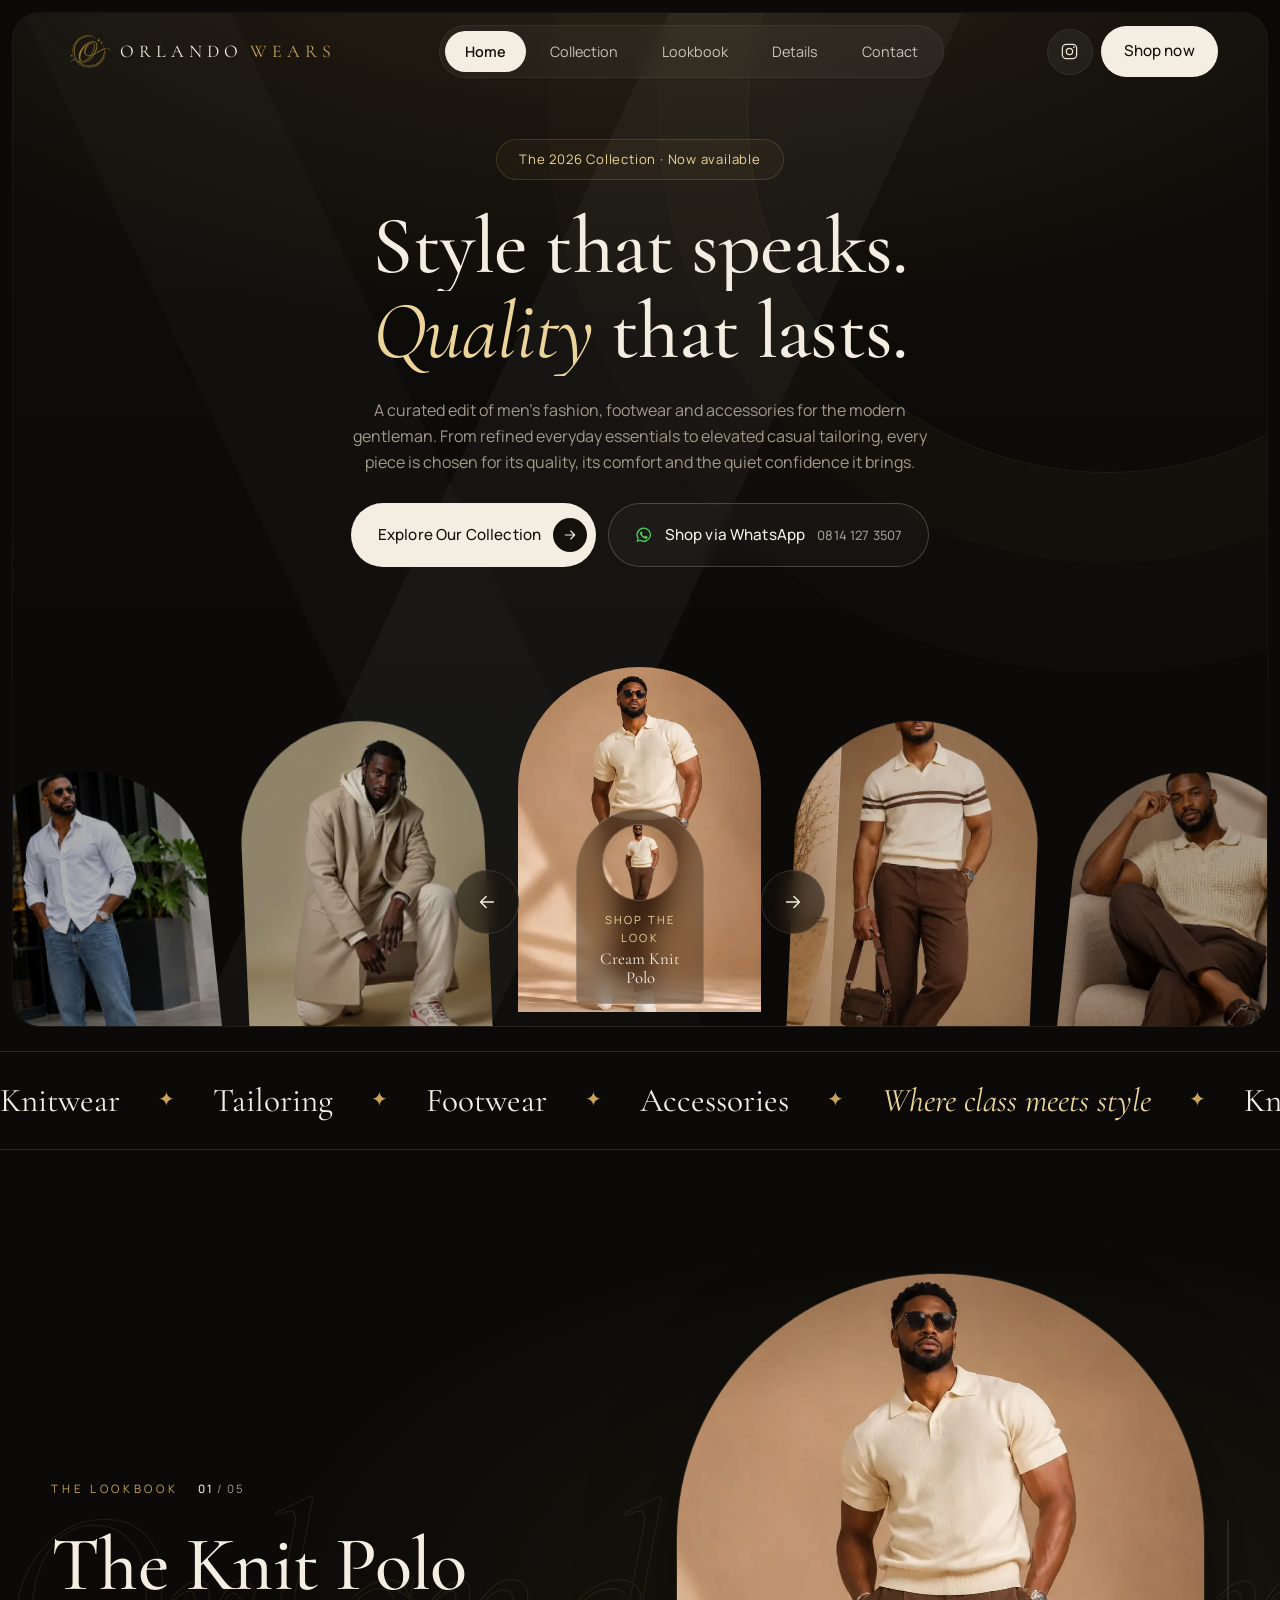
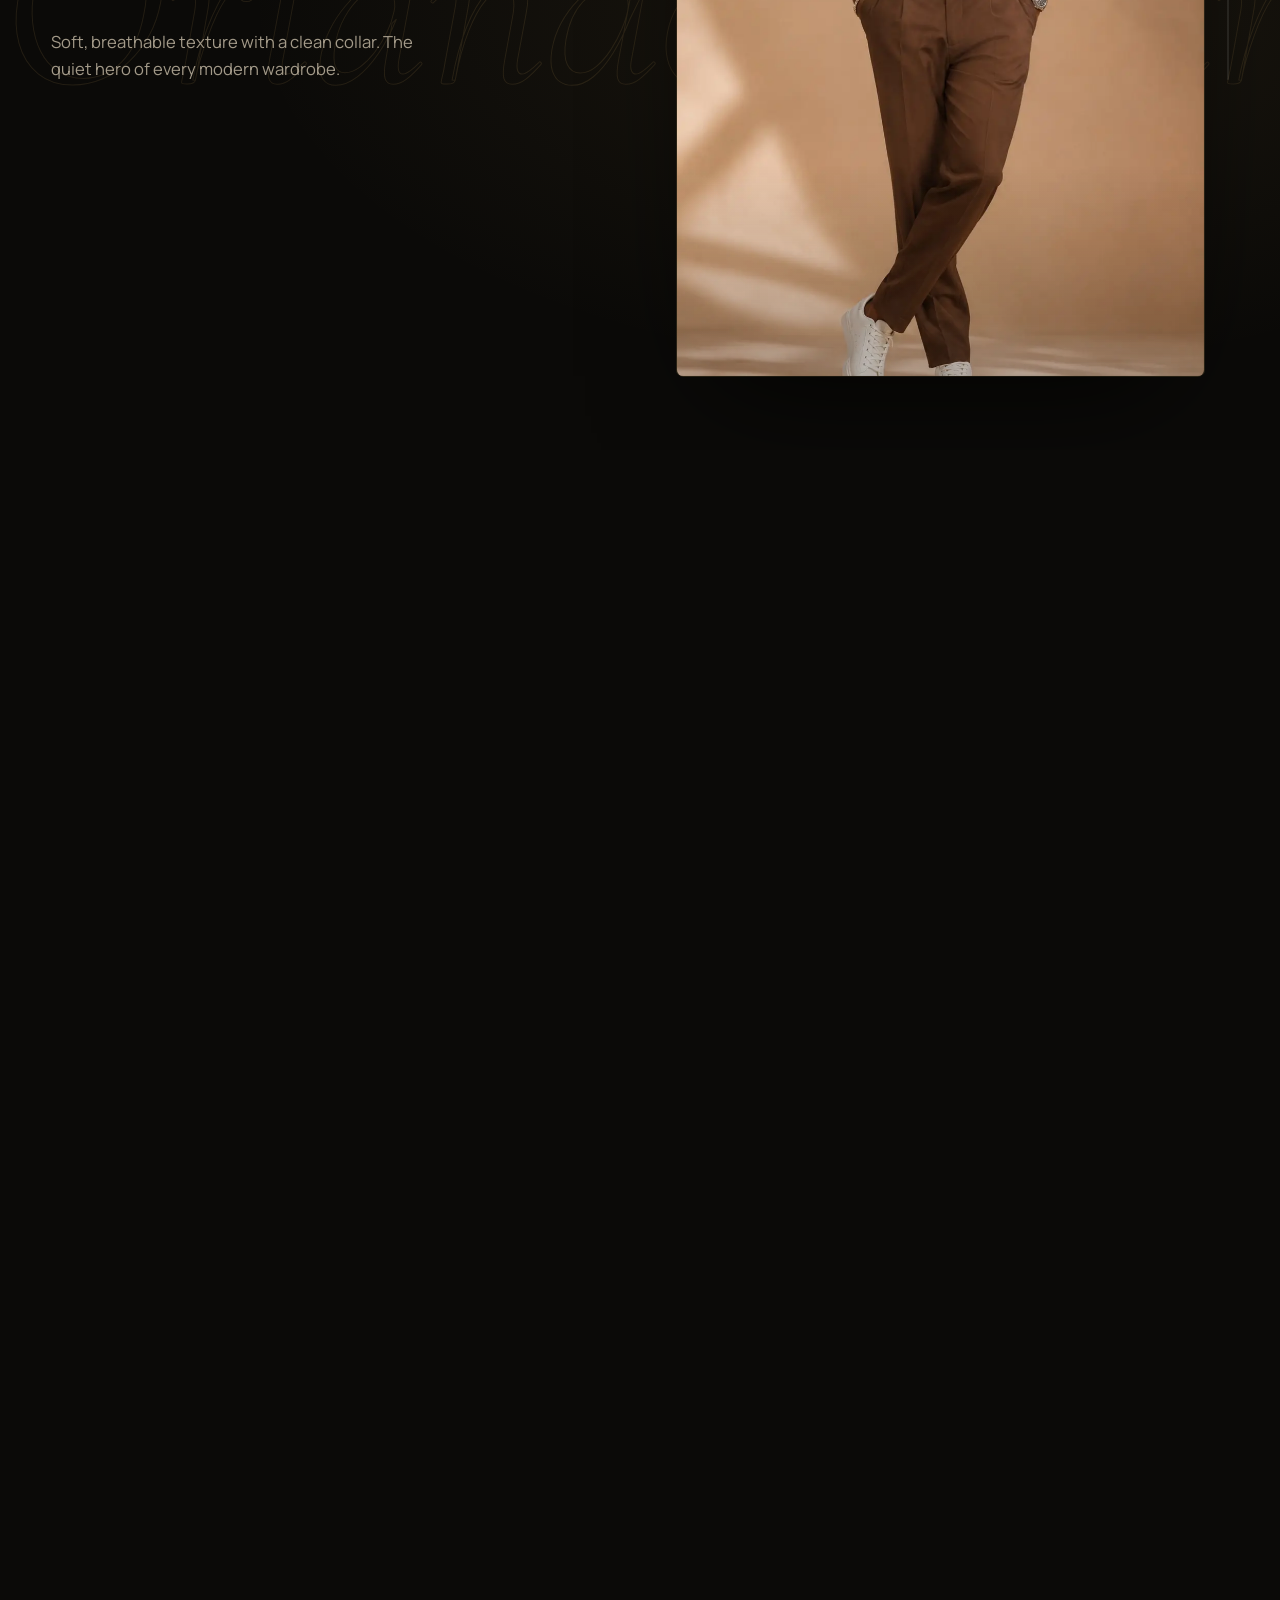
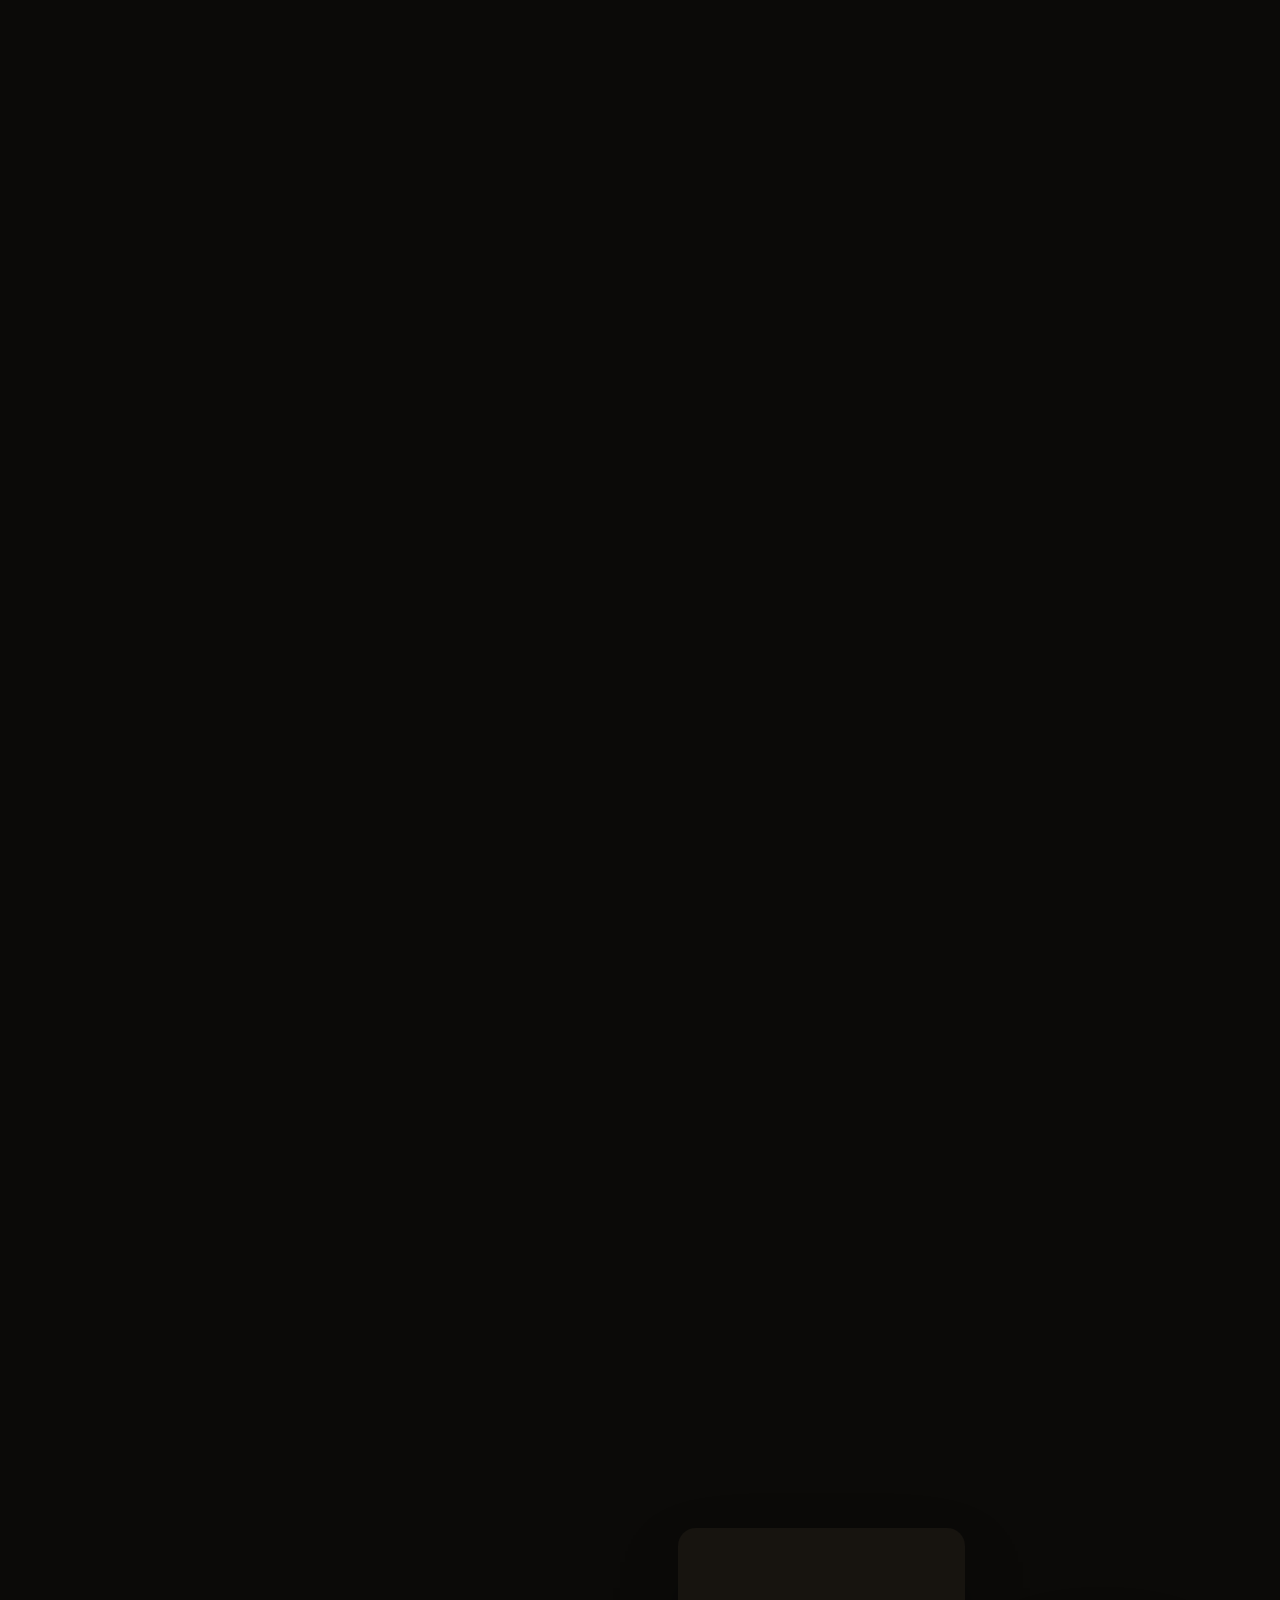
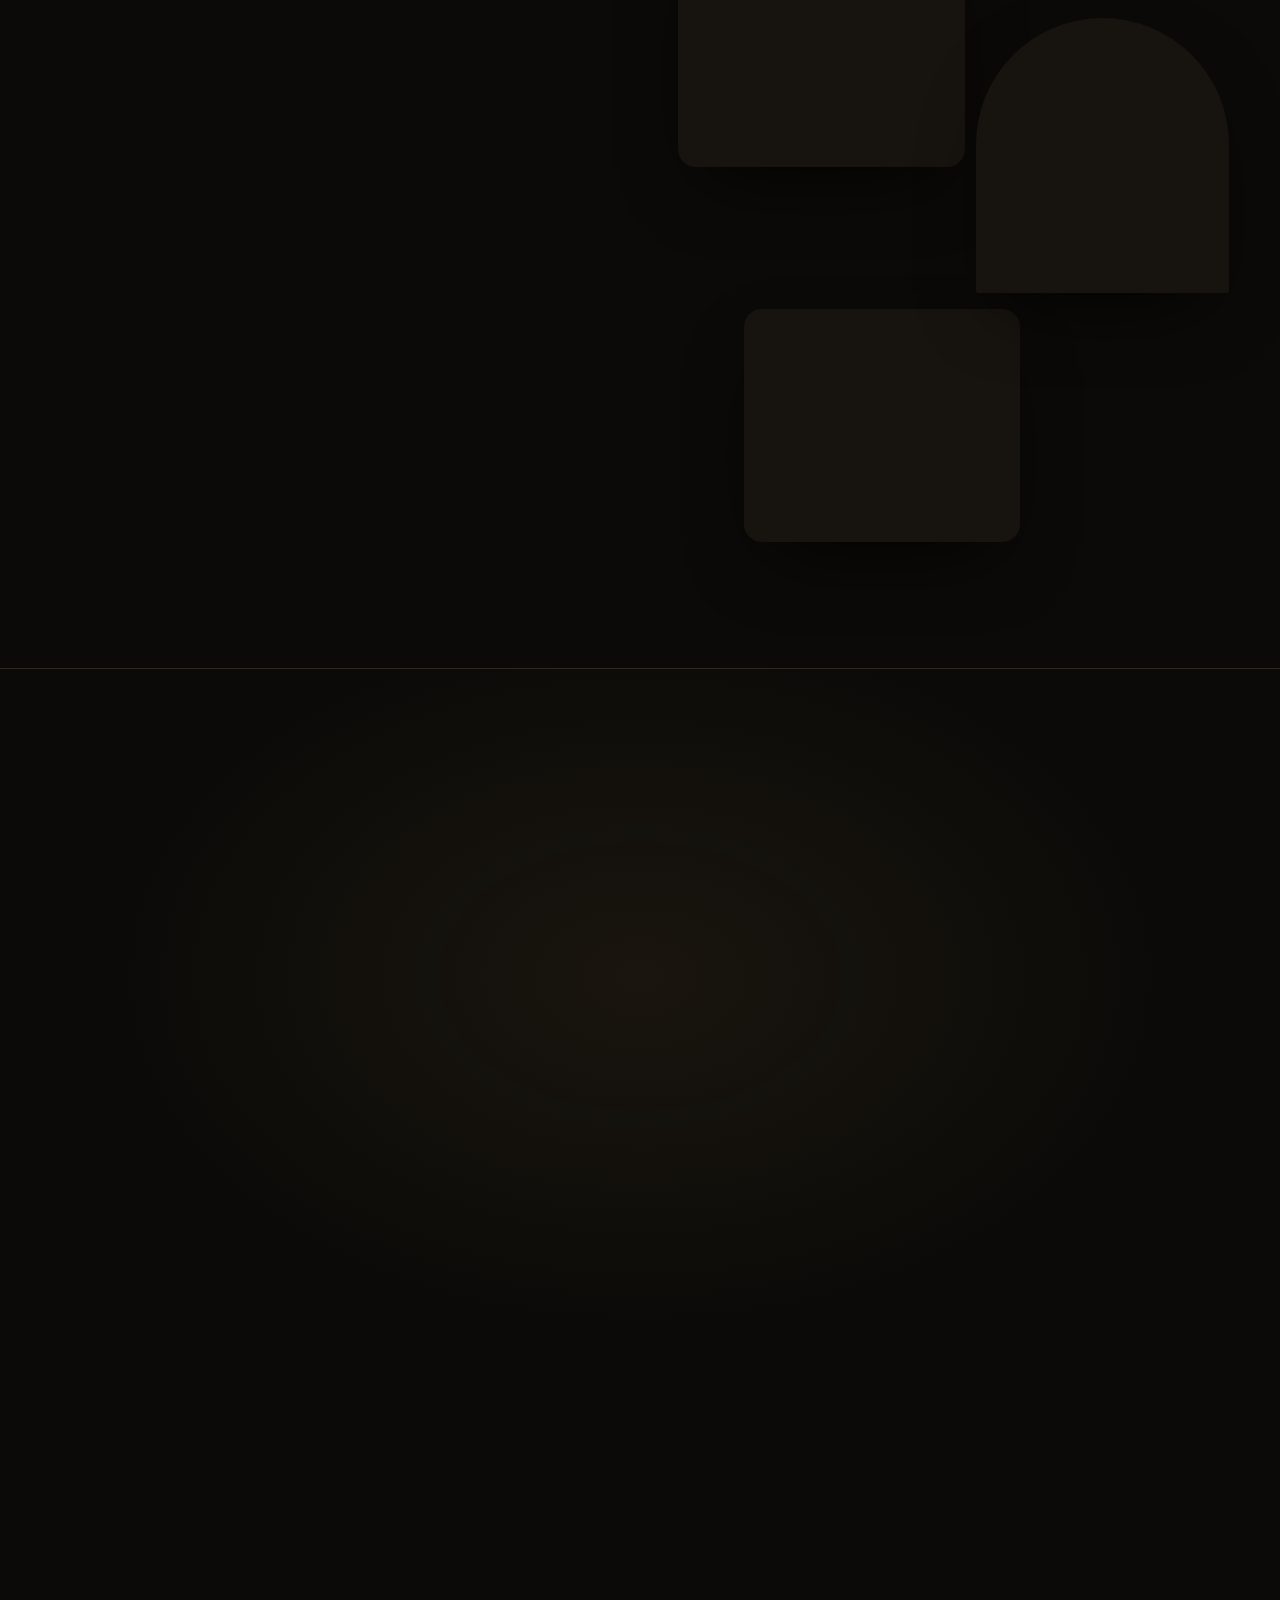
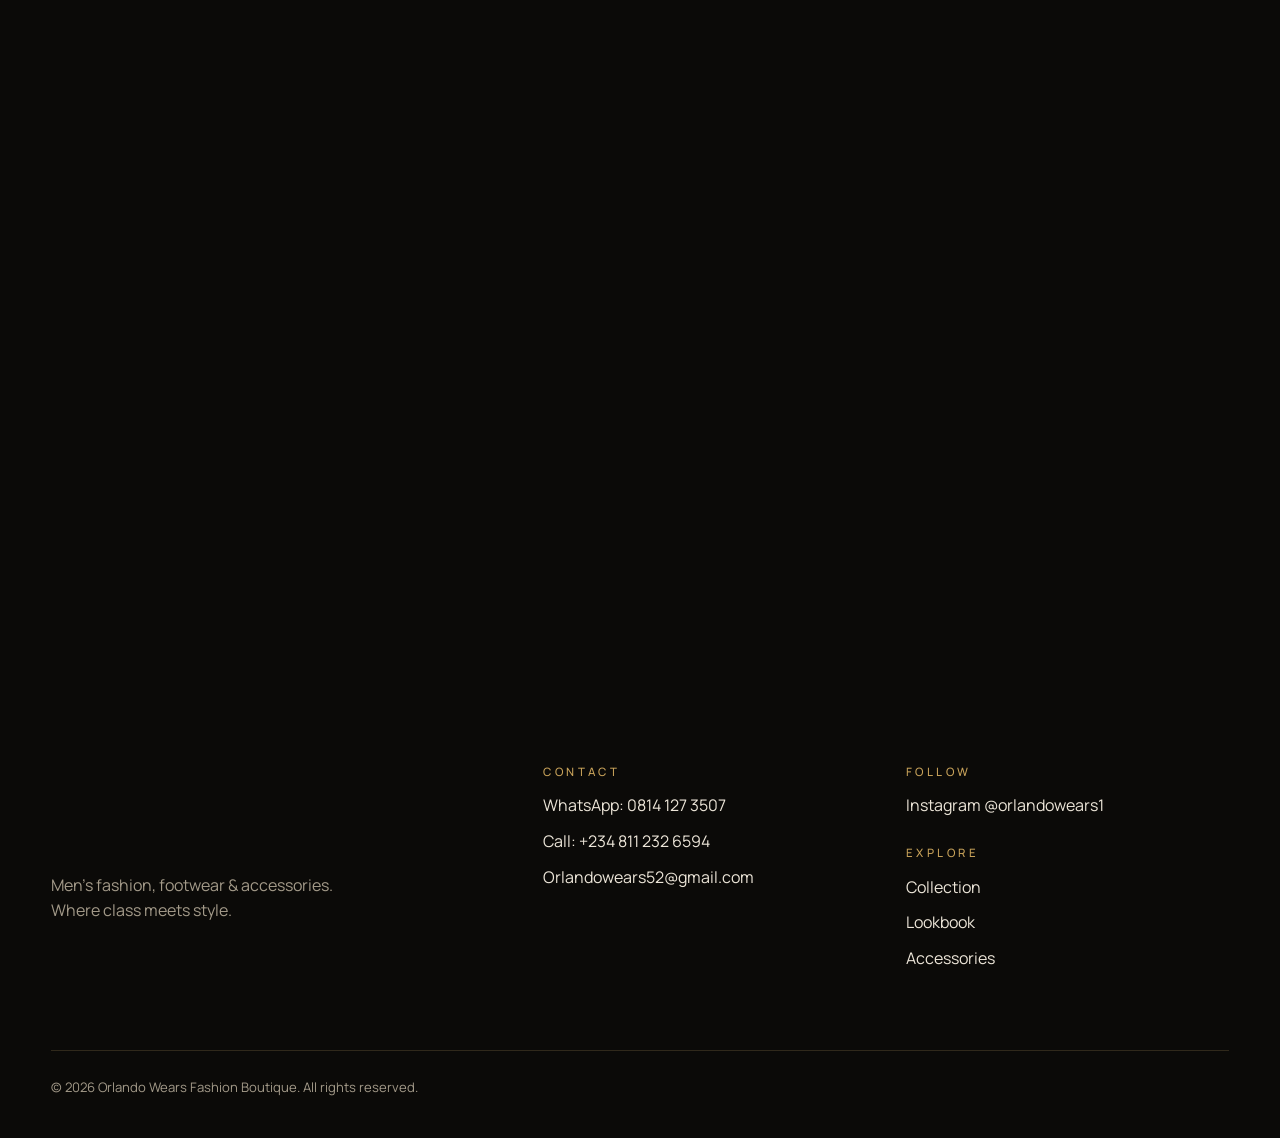
<file: index.html>
<!doctype html>
<html lang="en">
<head>
  <meta charset="utf-8">
  <meta name="viewport" content="width=device-width, initial-scale=1, viewport-fit=cover">
  <meta http-equiv="Content-Security-Policy" content="default-src 'self'; img-src 'self' data:; style-src 'self'; script-src 'self'; font-src 'self'; connect-src 'self'; object-src 'none'; base-uri 'self'; form-action 'self'; upgrade-insecure-requests">
  <meta name="referrer" content="strict-origin-when-cross-origin">
  <title>Orlando Wears | Men's Fashion Boutique</title>
  <meta name="description" content="Orlando Wears is a men's fashion boutique for refined essentials, knitwear, tailoring, footwear and accessories. Where class meets style. Shop on WhatsApp.">
  <meta name="theme-color" content="#0b0a08">
  <meta property="og:type" content="website">
  <meta property="og:title" content="Orlando Wears | Style that speaks. Quality that lasts.">
  <meta property="og:description" content="A curated edit of men's fashion, footwear and accessories for the modern gentleman.">
  <meta property="og:image" content="/assets/img/og.jpg">
  <meta name="twitter:card" content="summary_large_image">
  <link rel="icon" type="image/png" href="/favicon.png">
  <link rel="apple-touch-icon" href="/apple-touch-icon.png">
  <link rel="preload" href="/assets/fonts/cormorant.woff2" as="font" type="font/woff2" crossorigin>
  <link rel="preload" href="/assets/fonts/manrope.woff2" as="font" type="font/woff2" crossorigin>
  <link rel="stylesheet" href="/assets/css/style.css">
  <script src="/assets/js/main.js" defer></script>
</head>
<body>
  <a class="skip" href="#main">Skip to content</a>

  <!-- ============ HEADER ============ -->
  <header class="nav" id="top">
    <a class="brand" href="#top" aria-label="Orlando Wears, home">
      <img src="/assets/img/emblem.webp" width="240" height="195" alt="" class="brand__mark">
      <span class="brand__name">Orlando<span>Wears</span></span>
    </a>

    <nav class="nav__links" id="menu" aria-label="Main">
      <a href="#top" class="is-active">Home</a>
      <a href="#collection">Collection</a>
      <a href="#film">Lookbook</a>
      <a href="#details">Details</a>
      <a href="#contact">Contact</a>
    </nav>

    <div class="nav__actions">
      <a class="icon-btn" href="https://www.instagram.com/orlandowears1/" target="_blank" rel="noopener noreferrer" aria-label="Orlando Wears on Instagram">
        <svg viewBox="0 0 24 24" aria-hidden="true"><rect x="3" y="3" width="18" height="18" rx="5"/><circle cx="12" cy="12" r="4"/><circle cx="17.5" cy="6.5" r="1" class="fill"/></svg>
      </a>
      <a class="pill pill--light nav__cta" data-wa="Hello Orlando Wears, I'd like to shop your collection." href="https://wa.me/2348141273507" target="_blank" rel="noopener noreferrer">Shop now</a>
      <button class="burger" type="button" aria-label="Open menu" aria-expanded="false" aria-controls="menu"><span></span><span></span></button>
    </div>
  </header>

  <main id="main">

    <!-- ============ HERO ============ -->
    <section class="hero" aria-labelledby="hero-title">
      <div class="hero__frame">
        <div class="hero__light" aria-hidden="true"></div>
        <div class="hero__copy">
          <p class="badge reveal-load">The 2026 Collection &middot; Now available</p>
          <h1 id="hero-title" class="hero__title">
            <span class="line"><span>Style that speaks.</span></span>
            <span class="line"><span><em>Quality</em> that lasts.</span></span>
          </h1>
          <p class="hero__sub reveal-load">
            A curated edit of men's fashion, footwear and accessories for the modern gentleman.
            From refined everyday essentials to elevated casual tailoring, every piece is chosen for
            its quality, its comfort and the quiet confidence it brings.
          </p>
          <div class="hero__ctas reveal-load">
            <a class="pill pill--light pill--arrow" href="#collection">
              Explore Our Collection
              <span class="pill__dot" aria-hidden="true"><svg viewBox="0 0 24 24"><path d="M5 12h14M13 6l6 6-6 6"/></svg></span>
            </a>
            <a class="pill pill--ghost" data-wa="Hello Orlando Wears, I'd like to shop your collection." href="https://wa.me/2348141273507" target="_blank" rel="noopener noreferrer">
              <svg class="wa-ico" viewBox="0 0 24 24" aria-hidden="true"><path class="fill" d="M12 2a10 10 0 0 0-8.6 15.1L2 22l5-1.3A10 10 0 1 0 12 2Zm0 18.2a8.2 8.2 0 0 1-4.2-1.2l-.3-.2-3 .8.8-2.9-.2-.3A8.2 8.2 0 1 1 12 20.2Zm4.5-6.1c-.2-.1-1.5-.7-1.7-.8-.2-.1-.4-.1-.6.1l-.8 1c-.1.2-.3.2-.5.1a6.7 6.7 0 0 1-3.3-2.9c-.3-.4.3-.4.7-1.4.1-.2 0-.3 0-.4l-.8-1.8c-.2-.5-.4-.4-.6-.4h-.5a1 1 0 0 0-.7.3 3 3 0 0 0-.9 2.2 5.2 5.2 0 0 0 1.1 2.7 11.8 11.8 0 0 0 4.5 4c1.7.7 2.3.8 3.2.6.5-.1 1.5-.6 1.7-1.2.2-.6.2-1.1.2-1.2-.1-.1-.3-.2-.5-.3Z"/></svg>
              Shop via WhatsApp <span class="muted">0814 127 3507</span>
            </a>
          </div>
        </div>

        <!-- Arch carousel -->
        <div class="arches" aria-roledescription="carousel" aria-label="Featured looks">
          <div class="arches__track"></div>
          <button class="arrow arrow--prev" type="button" aria-label="Previous look"><svg viewBox="0 0 24 24"><path d="M19 12H5M11 6l-6 6 6 6"/></svg></button>
          <button class="arrow arrow--next" type="button" aria-label="Next look"><svg viewBox="0 0 24 24"><path d="M5 12h14M13 6l6 6-6 6"/></svg></button>
          <a class="glass" href="https://wa.me/2348141273507" target="_blank" rel="noopener noreferrer">
            <span class="glass__thumb"><img src="/assets/img/look-cream-480.webp" alt="" width="96" height="96"></span>
            <span class="glass__label">Shop the look</span>
            <span class="glass__name">Cream Knit Polo</span>
          </a>
          <noscript>
            <p class="noscript">Enable JavaScript to browse the featured looks, or <a href="#collection">view the collection</a>.</p>
          </noscript>
        </div>
      </div>
    </section>

    <!-- ============ MARQUEE ============ -->
    <div class="marquee" aria-hidden="true">
      <div class="marquee__inner">
        <span>Knitwear</span><i>&#10022;</i><span>Tailoring</span><i>&#10022;</i><span>Footwear</span><i>&#10022;</i><span>Accessories</span><i>&#10022;</i><span><em>Where class meets style</em></span><i>&#10022;</i>
        <span>Knitwear</span><i>&#10022;</i><span>Tailoring</span><i>&#10022;</i><span>Footwear</span><i>&#10022;</i><span>Accessories</span><i>&#10022;</i><span><em>Where class meets style</em></span><i>&#10022;</i>
      </div>
    </div>

    <!-- ============ SCROLL FILM ============ -->
    <section class="film" id="film" aria-label="The Orlando Wears lookbook film">
      <div class="film__stage">
        <div class="film__ghost" aria-hidden="true">Orlando&nbsp;Wears&nbsp;&middot;&nbsp;Orlando&nbsp;Wears</div>

        <div class="film__captions">
          <p class="eyebrow">The Lookbook <span class="film__count"><b>01</b> / 05</span></p>
          <div class="film__cap is-on">
            <h2>The Knit Polo</h2>
            <p>Soft, breathable texture with a clean collar. The quiet hero of every modern wardrobe.</p>
          </div>
          <div class="film__cap">
            <h2>Quiet Confidence</h2>
            <p>Relaxed tailoring, open-weave knit and polished loafers. Ease, worn with intention.</p>
          </div>
          <div class="film__cap">
            <h2>Street, Refined</h2>
            <p>The OW signature tee with utility cargos and clean white sneakers. Off-duty, never off-standard.</p>
          </div>
          <div class="film__cap">
            <h2>Crisp Essentials</h2>
            <p>A sharp white shirt and a perfect wash of denim. Simple pieces, done properly.</p>
          </div>
          <div class="film__cap">
            <h2>Layered Ease</h2>
            <p>A camel overcoat over soft cream layers. Warm tones, effortless proportions.</p>
          </div>
        </div>

        <div class="film__screen">
          <figure class="film__scene"><img src="/assets/img/film-cream-1200.webp" width="1024" height="1536" alt="Model in a cream knit polo, brown pleated trousers and white sneakers" decoding="async"></figure>
          <figure class="film__scene"><img src="/assets/img/film-lounge-1200.webp" width="1198" height="1313" alt="Model seated in an armchair wearing a textured cream polo, brown trousers and horsebit loafers" loading="lazy" decoding="async"></figure>
          <figure class="film__scene"><img src="/assets/img/film-street-1200.webp" width="1200" height="1274" alt="Model in a black OW tee, grey cargo trousers and white sneakers beside a black leather backpack" loading="lazy" decoding="async"></figure>
          <figure class="film__scene"><img src="/assets/img/film-white-1200.webp" width="1024" height="1536" alt="Model in a crisp white shirt, light-wash jeans and white sneakers" loading="lazy" decoding="async"></figure>
          <figure class="film__scene"><img src="/assets/img/film-coat-1200.webp" width="1200" height="1200" alt="Model in a camel overcoat over a cream hoodie and trousers" loading="lazy" decoding="async"></figure>
          <div class="film__grain" aria-hidden="true"></div>
        </div>

        <div class="film__progress" aria-hidden="true"><span></span></div>
      </div>
    </section>

    <!-- ============ COLLECTION ============ -->
    <section class="collection" id="collection" aria-labelledby="col-title">
      <div class="section-head">
        <p class="eyebrow reveal">The Collection</p>
        <h2 id="col-title" class="reveal">Curated for the <em>modern man</em></h2>
        <p class="lede reveal">Every piece is selected by hand. Tap any look to enquire about sizes, colours and availability directly on WhatsApp.</p>
      </div>

      <div class="filters reveal" role="group" aria-label="Filter collection">
        <button type="button" class="is-active" data-filter="all" aria-pressed="true">All</button>
        <button type="button" data-filter="knitwear" aria-pressed="false">Knitwear</button>
        <button type="button" data-filter="tailoring" aria-pressed="false">Tailoring</button>
        <button type="button" data-filter="essentials" aria-pressed="false">Essentials</button>
        <button type="button" data-filter="outerwear" aria-pressed="false">Outerwear</button>
      </div>

      <ul class="grid">
        <li class="card reveal" data-cat="knitwear">
          <a href="https://wa.me/2348141273507" data-wa="Hello Orlando Wears, I'm interested in the Striped Knit Polo look." target="_blank" rel="noopener noreferrer">
            <span class="card__img"><img src="/assets/img/look-stripe-480.webp" srcset="/assets/img/look-stripe-480.webp 480w, /assets/img/look-stripe-900.webp 716w" sizes="(max-width: 700px) 50vw, 25vw" width="716" height="1312" alt="Cream knit polo with brown stripes, brown trousers, white sneakers and a monogram messenger bag" loading="lazy" decoding="async"></span>
            <span class="card__meta"><span class="card__cat">Knitwear</span><span class="card__name">Striped Knit Polo</span><span class="card__cta">Enquire <svg viewBox="0 0 24 24" aria-hidden="true"><path d="M5 12h14M13 6l6 6-6 6"/></svg></span></span>
          </a>
        </li>
        <li class="card reveal" data-cat="knitwear">
          <a href="https://wa.me/2348141273507" data-wa="Hello Orlando Wears, I'm interested in the Textured Knit Polo look." target="_blank" rel="noopener noreferrer">
            <span class="card__img"><img src="/assets/img/look-lounge-480.webp" srcset="/assets/img/look-lounge-480.webp 480w, /assets/img/look-lounge-900.webp 900w" sizes="(max-width: 700px) 50vw, 25vw" width="900" height="986" alt="Textured cream knit polo with brown trousers and horsebit loafers" loading="lazy" decoding="async"></span>
            <span class="card__meta"><span class="card__cat">Knitwear</span><span class="card__name">Textured Knit Polo</span><span class="card__cta">Enquire <svg viewBox="0 0 24 24" aria-hidden="true"><path d="M5 12h14M13 6l6 6-6 6"/></svg></span></span>
          </a>
        </li>
        <li class="card reveal" data-cat="essentials">
          <a href="https://wa.me/2348141273507" data-wa="Hello Orlando Wears, I'm interested in the OW Signature Tee look." target="_blank" rel="noopener noreferrer">
            <span class="card__img"><img src="/assets/img/look-street-480.webp" srcset="/assets/img/look-street-480.webp 480w, /assets/img/look-street-900.webp 900w" sizes="(max-width: 700px) 50vw, 25vw" width="900" height="955" alt="Black OW signature tee with grey cargo trousers and white sneakers" loading="lazy" decoding="async"></span>
            <span class="card__meta"><span class="card__cat">Essentials</span><span class="card__name">OW Signature Tee</span><span class="card__cta">Enquire <svg viewBox="0 0 24 24" aria-hidden="true"><path d="M5 12h14M13 6l6 6-6 6"/></svg></span></span>
          </a>
        </li>
        <li class="card reveal" data-cat="essentials">
          <a href="https://wa.me/2348141273507" data-wa="Hello Orlando Wears, I'm interested in the Cocoa Monochrome Set." target="_blank" rel="noopener noreferrer">
            <span class="card__img"><img src="/assets/img/look-mono-480.webp" srcset="/assets/img/look-mono-480.webp 480w, /assets/img/look-mono-900.webp 900w" sizes="(max-width: 700px) 50vw, 25vw" width="900" height="1350" alt="Cocoa brown tee and trousers with a leather crossbody bag and two-tone sneakers" loading="lazy" decoding="async"></span>
            <span class="card__meta"><span class="card__cat">Essentials</span><span class="card__name">Cocoa Monochrome Set</span><span class="card__cta">Enquire <svg viewBox="0 0 24 24" aria-hidden="true"><path d="M5 12h14M13 6l6 6-6 6"/></svg></span></span>
          </a>
        </li>
        <li class="card reveal" data-cat="knitwear">
          <a href="https://wa.me/2348141273507" data-wa="Hello Orlando Wears, I'm interested in the Tipped Zip Polo look." target="_blank" rel="noopener noreferrer">
            <span class="card__img"><img src="/assets/img/look-zip-480.webp" srcset="/assets/img/look-zip-480.webp 480w, /assets/img/look-zip-900.webp 900w" sizes="(max-width: 700px) 50vw, 25vw" width="900" height="1200" alt="Beige tipped zip knit polo with dark-wash jeans and white sneakers" loading="lazy" decoding="async"></span>
            <span class="card__meta"><span class="card__cat">Knitwear</span><span class="card__name">Tipped Zip Polo</span><span class="card__cta">Enquire <svg viewBox="0 0 24 24" aria-hidden="true"><path d="M5 12h14M13 6l6 6-6 6"/></svg></span></span>
          </a>
        </li>
        <li class="card reveal" data-cat="essentials">
          <a href="https://wa.me/2348141273507" data-wa="Hello Orlando Wears, I'm interested in the Crisp White Shirt look." target="_blank" rel="noopener noreferrer">
            <span class="card__img"><img src="/assets/img/look-white-480.webp" srcset="/assets/img/look-white-480.webp 480w, /assets/img/look-white-900.webp 900w" sizes="(max-width: 700px) 50vw, 25vw" width="900" height="1350" alt="Crisp white shirt with light-wash straight jeans and white sneakers" loading="lazy" decoding="async"></span>
            <span class="card__meta"><span class="card__cat">Essentials</span><span class="card__name">Crisp White Shirt</span><span class="card__cta">Enquire <svg viewBox="0 0 24 24" aria-hidden="true"><path d="M5 12h14M13 6l6 6-6 6"/></svg></span></span>
          </a>
        </li>
        <li class="card reveal" data-cat="tailoring">
          <a href="https://wa.me/2348141273507" data-wa="Hello Orlando Wears, I'm interested in the Knit Polo & Pleated Trouser look." target="_blank" rel="noopener noreferrer">
            <span class="card__img"><img src="/assets/img/look-cream-480.webp" srcset="/assets/img/look-cream-480.webp 480w, /assets/img/look-cream-900.webp 900w" sizes="(max-width: 700px) 50vw, 25vw" width="900" height="1350" alt="Cream knit polo with brown pleated trousers and white sneakers" loading="lazy" decoding="async"></span>
            <span class="card__meta"><span class="card__cat">Tailoring</span><span class="card__name">Pleated Trouser Set</span><span class="card__cta">Enquire <svg viewBox="0 0 24 24" aria-hidden="true"><path d="M5 12h14M13 6l6 6-6 6"/></svg></span></span>
          </a>
        </li>
        <li class="card reveal" data-cat="outerwear">
          <a href="https://wa.me/2348141273507" data-wa="Hello Orlando Wears, I'm interested in the Camel Overcoat look." target="_blank" rel="noopener noreferrer">
            <span class="card__img"><img src="/assets/img/look-coat-480.webp" srcset="/assets/img/look-coat-480.webp 480w, /assets/img/look-coat-900.webp 900w" sizes="(max-width: 700px) 50vw, 25vw" width="900" height="900" alt="Camel overcoat over a cream hoodie and trousers with runner sneakers" loading="lazy" decoding="async"></span>
            <span class="card__meta"><span class="card__cat">Outerwear</span><span class="card__name">Camel Overcoat</span><span class="card__cta">Enquire <svg viewBox="0 0 24 24" aria-hidden="true"><path d="M5 12h14M13 6l6 6-6 6"/></svg></span></span>
          </a>
        </li>
      </ul>
    </section>

    <!-- ============ DETAILS ============ -->
    <section class="details" id="details" aria-labelledby="det-title">
      <div class="details__copy">
        <p class="eyebrow reveal">Footwear &amp; Accessories</p>
        <h2 id="det-title" class="reveal">The finishing <em>touch</em></h2>
        <p class="lede reveal">Great style lives in the details. Complete every look with our edit of sneakers and loafers, timeless watches, leather bags and statement eyewear.</p>
        <ul class="details__list reveal">
          <li><span>01</span>Footwear: sneakers, loafers &amp; more</li>
          <li><span>02</span>Watches &amp; bracelets</li>
          <li><span>03</span>Leather bags &amp; backpacks</li>
          <li><span>04</span>Eyewear</li>
        </ul>
        <a class="pill pill--light pill--arrow reveal" data-wa="Hello Orlando Wears, I'd like to see your accessories and footwear." href="https://wa.me/2348141273507" target="_blank" rel="noopener noreferrer">
          Ask about accessories
          <span class="pill__dot" aria-hidden="true"><svg viewBox="0 0 24 24"><path d="M5 12h14M13 6l6 6-6 6"/></svg></span>
        </a>
      </div>
      <div class="details__stack" aria-hidden="false">
        <figure class="det det--a" data-speed="-0.12"><img src="/assets/img/detail-watch-480.webp" width="473" height="383" alt="Close-up of a slim watch with a brown leather strap" loading="lazy" decoding="async"></figure>
        <figure class="det det--b" data-speed="0.10"><img src="/assets/img/detail-face-480.webp" width="473" height="511" alt="Close-up of dark sunglasses and a ribbed knit collar" loading="lazy" decoding="async"></figure>
        <figure class="det det--c" data-speed="-0.06"><img src="/assets/img/detail-bag-480.webp" width="473" height="399" alt="Brown monogram canvas messenger bag on a stone plinth" loading="lazy" decoding="async"></figure>
      </div>
    </section>

    <!-- ============ STORY ============ -->
    <section class="story" aria-labelledby="story-title">
      <img class="story__mark reveal" src="/assets/img/emblem.webp" width="240" height="195" alt="" loading="lazy">
      <h2 id="story-title" class="story__quote reveal"><em>Where class meets style.</em></h2>
      <p class="lede reveal">Orlando Wears was founded on a simple belief: a man should feel as good as he looks. We bring together quality, comfort and effortless style so that every piece earns its place in your wardrobe.</p>
      <div class="pillars">
        <div class="pillar reveal"><span class="pillar__n">I</span><h3>Curated quality</h3><p>Fabrics, finishes and fits we would wear ourselves. Nothing makes the edit by accident.</p></div>
        <div class="pillar reveal"><span class="pillar__n">II</span><h3>Effortless fit</h3><p>Relaxed, modern proportions that look considered from the office to the weekend.</p></div>
        <div class="pillar reveal"><span class="pillar__n">III</span><h3>Personal service</h3><p>Message us directly for sizing, styling advice and delivery. A real person, every time.</p></div>
      </div>
      <p class="story__sign reveal">Orlando Miracle &mdash; Founder &amp; CEO</p>
    </section>

    <!-- ============ CTA ============ -->
    <section class="cta" aria-labelledby="cta-title">
      <div class="cta__inner reveal">
        <p class="eyebrow">Shop on WhatsApp</p>
        <h2 id="cta-title">Your next signature look is <em>one message away.</em></h2>
        <a class="pill pill--gold" data-wa="Hello Orlando Wears, I'd like to place an order." href="https://wa.me/2348141273507" target="_blank" rel="noopener noreferrer">
          <svg class="wa-ico" viewBox="0 0 24 24" aria-hidden="true"><path class="fill" d="M12 2a10 10 0 0 0-8.6 15.1L2 22l5-1.3A10 10 0 1 0 12 2Zm0 18.2a8.2 8.2 0 0 1-4.2-1.2l-.3-.2-3 .8.8-2.9-.2-.3A8.2 8.2 0 1 1 12 20.2Zm4.5-6.1c-.2-.1-1.5-.7-1.7-.8-.2-.1-.4-.1-.6.1l-.8 1c-.1.2-.3.2-.5.1a6.7 6.7 0 0 1-3.3-2.9c-.3-.4.3-.4.7-1.4.1-.2 0-.3 0-.4l-.8-1.8c-.2-.5-.4-.4-.6-.4h-.5a1 1 0 0 0-.7.3 3 3 0 0 0-.9 2.2 5.2 5.2 0 0 0 1.1 2.7 11.8 11.8 0 0 0 4.5 4c1.7.7 2.3.8 3.2.6.5-.1 1.5-.6 1.7-1.2.2-.6.2-1.1.2-1.2-.1-.1-.3-.2-.5-.3Z"/></svg>
          Chat with us &middot; 0814 127 3507
        </a>
      </div>
    </section>
  </main>

  <!-- ============ FOOTER ============ -->
  <footer class="footer" id="contact">
    <div class="footer__brand">
      <img src="/assets/img/wordmark.webp" width="560" height="156" alt="Orlandowears Fashion Boutique" loading="lazy">
      <p>Men's fashion, footwear &amp; accessories.<br>Where class meets style.</p>
    </div>
    <div class="footer__col">
      <h3>Contact</h3>
      <ul>
        <li><a href="https://wa.me/2348141273507" data-wa="Hello Orlando Wears!" target="_blank" rel="noopener noreferrer">WhatsApp: 0814 127 3507</a></li>
        <li><a href="tel:+2348112326594">Call: +234 811 232 6594</a></li>
        <li><a href="mailto:Orlandowears52@gmail.com">Orlandowears52@gmail.com</a></li>
      </ul>
    </div>
    <div class="footer__col">
      <h3>Follow</h3>
      <ul>
        <li><a href="https://www.instagram.com/orlandowears1/" target="_blank" rel="noopener noreferrer">Instagram @orlandowears1</a></li>
      </ul>
      <h3>Explore</h3>
      <ul>
        <li><a href="#collection">Collection</a></li>
        <li><a href="#film">Lookbook</a></li>
        <li><a href="#details">Accessories</a></li>
      </ul>
    </div>
    <p class="footer__legal">&copy; <span id="year">2026</span> Orlando Wears Fashion Boutique. All rights reserved.</p>
  </footer>

  <a class="wa-float" href="https://wa.me/2348141273507" data-wa="Hello Orlando Wears, I'd like to shop your collection." target="_blank" rel="noopener noreferrer" aria-label="Chat with Orlando Wears on WhatsApp">
    <svg viewBox="0 0 24 24" aria-hidden="true"><path class="fill" d="M12 2a10 10 0 0 0-8.6 15.1L2 22l5-1.3A10 10 0 1 0 12 2Zm0 18.2a8.2 8.2 0 0 1-4.2-1.2l-.3-.2-3 .8.8-2.9-.2-.3A8.2 8.2 0 1 1 12 20.2Zm4.5-6.1c-.2-.1-1.5-.7-1.7-.8-.2-.1-.4-.1-.6.1l-.8 1c-.1.2-.3.2-.5.1a6.7 6.7 0 0 1-3.3-2.9c-.3-.4.3-.4.7-1.4.1-.2 0-.3 0-.4l-.8-1.8c-.2-.5-.4-.4-.6-.4h-.5a1 1 0 0 0-.7.3 3 3 0 0 0-.9 2.2 5.2 5.2 0 0 0 1.1 2.7 11.8 11.8 0 0 0 4.5 4c1.7.7 2.3.8 3.2.6.5-.1 1.5-.6 1.7-1.2.2-.6.2-1.1.2-1.2-.1-.1-.3-.2-.5-.3Z"/></svg>
  </a>
</body>
</html>
</file>
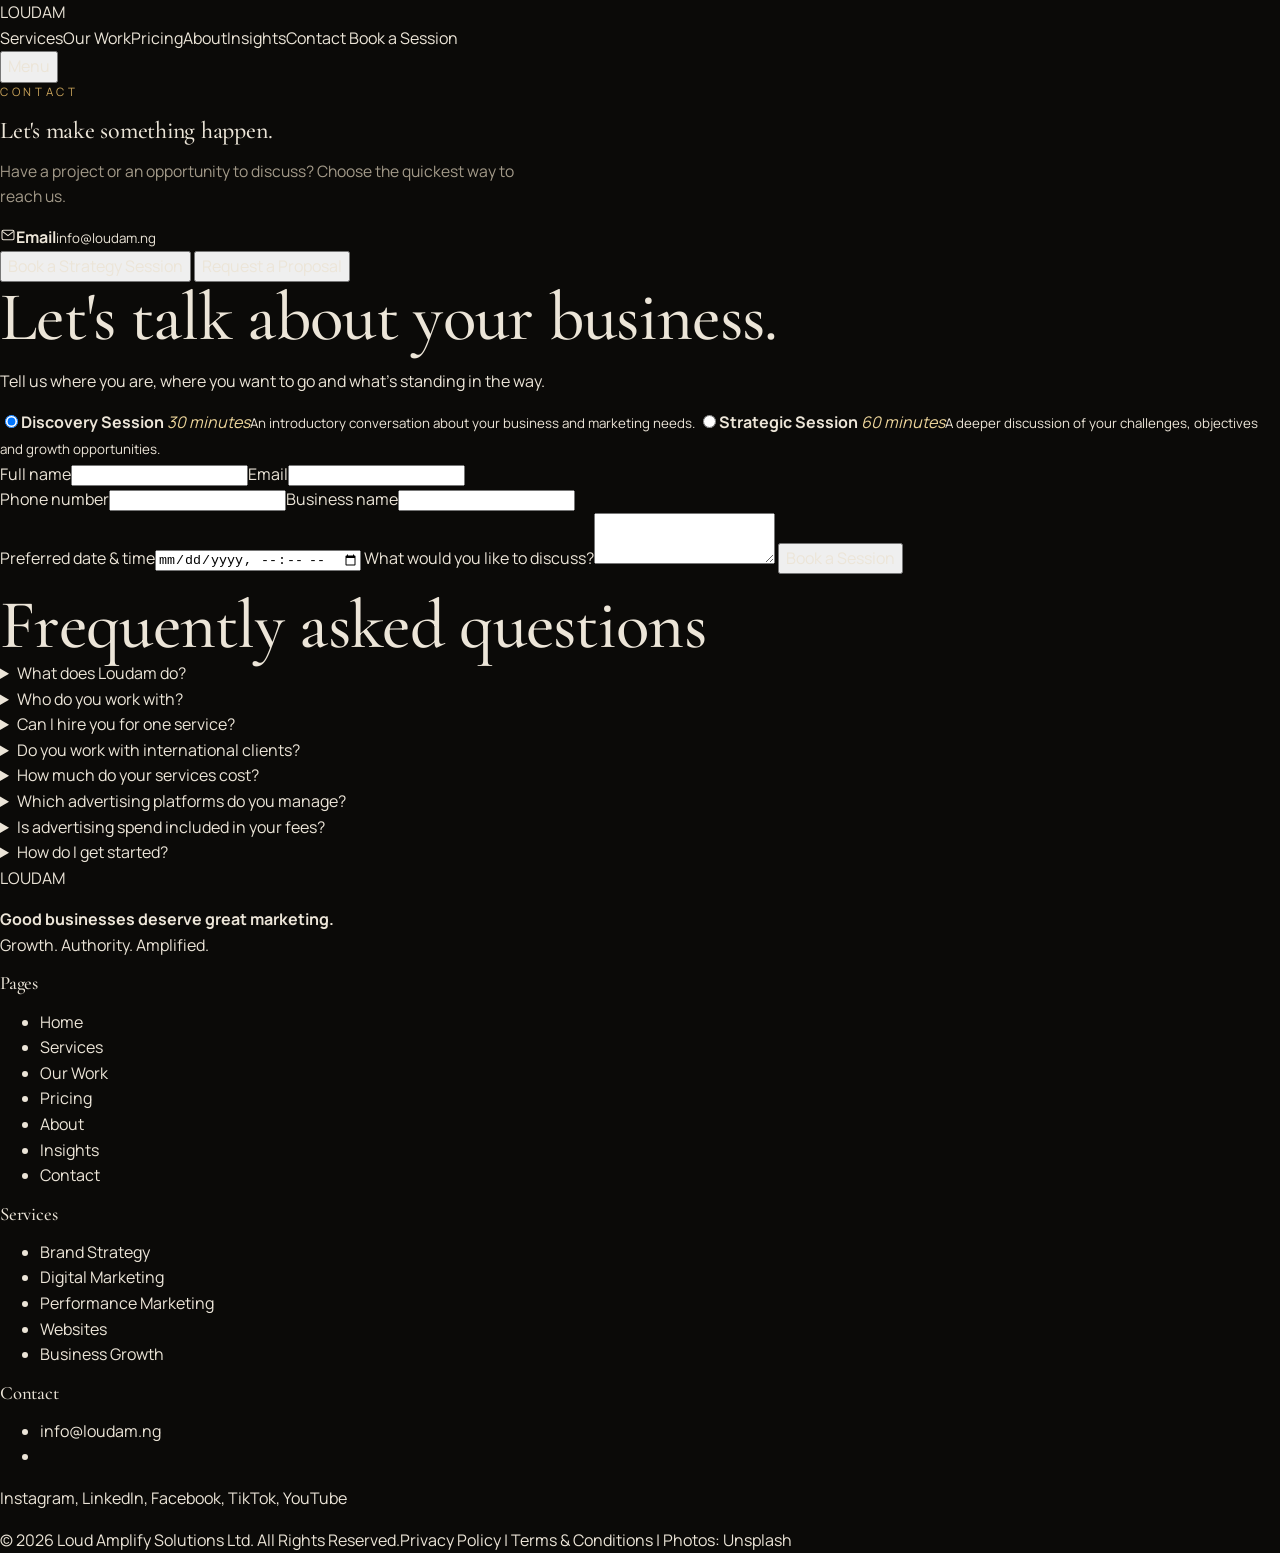
<file: loudam/contact.html>
<!doctype html>
<html lang="en">
<head>
  <meta charset="utf-8">
  <meta name="viewport" content="width=device-width, initial-scale=1, viewport-fit=cover">
  <meta http-equiv="Content-Security-Policy" content="default-src 'self'; img-src 'self' data:; style-src 'self'; script-src 'self'; font-src 'self'; connect-src 'self'; object-src 'none'; base-uri 'self'; form-action 'self'; upgrade-insecure-requests">
  <title>Contact | LOUDAM</title>
  <meta name="description" content="Book a strategy session, request a proposal or message us on WhatsApp.">
  <meta name="theme-color" content="#0d0716">
  <meta property="og:type" content="website">
  <meta property="og:title" content="Contact | LOUDAM">
  <meta property="og:description" content="Book a strategy session, request a proposal or message us on WhatsApp.">
  <link rel="icon" type="image/svg+xml" href="/favicon.svg">
  <link rel="preload" href="/assets/fonts/manrope.woff2" as="font" type="font/woff2" crossorigin>
  <link rel="stylesheet" href="/assets/css/style.css?v=eccd53eb">
  <script src="/assets/js/main.js?v=eccd53eb" defer></script>
</head>
<body class="p-contact">
  <a class="skip" href="#main">Skip to content</a>
  <header class="bar">
    <div class="wrap bar__in">
      <a class="logo" href="/" aria-label="LOUDAM home"><span class="logo__mark" aria-hidden="true"><i></i><i></i></span>LOUDAM</a>
      <nav class="menu" id="menu" aria-label="Main">
        <a href="/services">Services</a><a href="/work">Our Work</a><a href="/pricing">Pricing</a><a href="/about">About</a><a href="/insights">Insights</a><a href="/contact" aria-current="page">Contact</a>
        <a class="btn btn--gold menu__book" href="/contact#book">Book a Session</a>
      </nav>
      <div class="bar__act">
        <a class="wa-mini" data-wa href="#" hidden aria-label="Chat on WhatsApp"><svg viewBox="0 0 24 24" aria-hidden="true"><path class="fill" d="M12 2a10 10 0 0 0-8.6 15.1L2 22l5-1.3A10 10 0 1 0 12 2Zm0 18.2a8.2 8.2 0 0 1-4.2-1.2l-.3-.2-3 .8.8-2.9-.2-.3A8.2 8.2 0 1 1 12 20.2Zm4.5-6.1c-.2-.1-1.5-.7-1.7-.8-.2-.1-.4-.1-.6.1l-.8 1c-.1.2-.3.2-.5.1a6.7 6.7 0 0 1-3.3-2.9c-.3-.4.3-.4.7-1.4.1-.2 0-.3 0-.4l-.8-1.8c-.2-.5-.4-.4-.6-.4h-.5a1 1 0 0 0-.7.3 3 3 0 0 0-.9 2.2 5.2 5.2 0 0 0 1.1 2.7 11.8 11.8 0 0 0 4.5 4c1.7.7 2.3.8 3.2.6.5-.1 1.5-.6 1.7-1.2.2-.6.2-1.1.2-1.2-.1-.1-.3-.2-.5-.3Z"/></svg></a>
        <button class="menu-btn" type="button" aria-expanded="false" aria-controls="menu"><span>Menu</span></button>
      </div>
    </div>
  </header>
  <main id="main">
<section class="phero"><div class="wrap"><p class="eyebrow">Contact</p><h1>Let's make something happen.</h1><p class="lede">Have a project or an opportunity to discuss? Choose the quickest way to reach us.</p></div></section>
    <section class="sec"><div class="wrap">
      <div class="reach">
        <a class="reach__c reach__c--wa" data-wa href="#" hidden><svg viewBox="0 0 24 24" aria-hidden="true"><path class="fill" d="M12 2a10 10 0 0 0-8.6 15.1L2 22l5-1.3A10 10 0 1 0 12 2Zm0 18.2a8.2 8.2 0 0 1-4.2-1.2l-.3-.2-3 .8.8-2.9-.2-.3A8.2 8.2 0 1 1 12 20.2Zm4.5-6.1c-.2-.1-1.5-.7-1.7-.8-.2-.1-.4-.1-.6.1l-.8 1c-.1.2-.3.2-.5.1a6.7 6.7 0 0 1-3.3-2.9c-.3-.4.3-.4.7-1.4.1-.2 0-.3 0-.4l-.8-1.8c-.2-.5-.4-.4-.6-.4h-.5a1 1 0 0 0-.7.3 3 3 0 0 0-.9 2.2 5.2 5.2 0 0 0 1.1 2.7 11.8 11.8 0 0 0 4.5 4c1.7.7 2.3.8 3.2.6.5-.1 1.5-.6 1.7-1.2.2-.6.2-1.1.2-1.2-.1-.1-.3-.2-.5-.3Z"/></svg><span><b>WhatsApp</b><small>+234 901 466 5213</small></span></a>
        <a class="reach__c" href="mailto:info@loudam.ng"><svg viewBox="0 0 24 24" aria-hidden="true"><rect x="3" y="5" width="18" height="14" rx="2"/><path d="m4 7 8 6 8-6"/></svg><span><b>Email</b><small>info@loudam.ng</small></span></a>
      </div>

      <div class="tabs" role="tablist" aria-label="How would you like to start?">
        <button type="button" role="tab" id="t-book" aria-controls="book" aria-selected="true">Book a Strategy Session</button>
        <button type="button" role="tab" id="t-proposal" aria-controls="proposal" aria-selected="false">Request a Proposal</button>
      </div>

      <div class="panel" id="book" role="tabpanel" aria-labelledby="t-book">
        <div class="two">
          <div>
            <h2>Let's talk about your business.</h2>
            <p>Tell us where you are, where you want to go and what's standing in the way.</p>
            <div class="sess">
              <label><input type="radio" name="sess" value="Discovery Session (30 minutes)" form="bookForm" checked><span><b>Discovery Session</b> <em>30 minutes</em><small>An introductory conversation about your business and marketing needs.</small></span></label>
              <label><input type="radio" name="sess" value="Strategic Session (60 minutes)" form="bookForm"><span><b>Strategic Session</b> <em>60 minutes</em><small>A deeper discussion of your challenges, objectives and growth opportunities.</small></span></label>
            </div>
          </div>
          <form class="form" id="bookForm" data-subject="Strategy session request" novalidate>
            <div class="f2"><label>Full name<input name="Full name" autocomplete="name" required></label><label>Email<input name="Email" type="email" autocomplete="email" required></label></div>
            <div class="f2"><label>Phone number<input name="Phone" type="tel" autocomplete="tel"></label><label>Business name<input name="Business" autocomplete="organization"></label></div>
            <label>Preferred date &amp; time<input name="Preferred date and time" type="datetime-local"></label>
            <label>What would you like to discuss?<textarea name="Discussion" rows="3"></textarea></label>
            <button class="btn btn--purple" type="submit">Book a Session</button>
            <p class="form__note" role="status" aria-live="polite"></p>
          </form>
        </div>
      </div>

      <div class="panel" id="proposal" role="tabpanel" aria-labelledby="t-proposal" hidden>
        <div class="two">
          <div>
            <h2>Have a project in mind?</h2>
            <p>Tell us what you need and what you want to achieve.</p>
          </div>
          <form class="form" id="propForm" data-subject="Project proposal request" novalidate>
            <div class="f2"><label>Name<input name="Name" autocomplete="name" required></label><label>Company<input name="Company" autocomplete="organization"></label></div>
            <div class="f2"><label>Email<input name="Email" type="email" autocomplete="email" required></label><label>Phone<input name="Phone" type="tel" autocomplete="tel"></label></div>
            <div class="f2">
              <label>Service required<select name="Service required"><option>Brand Strategy &amp; Identity</option><option>Digital Marketing &amp; Content</option><option>Performance Marketing &amp; Customer Acquisition</option><option>Website, E-commerce &amp; Digital Solutions</option><option>Business Growth &amp; Marketing Strategy</option><option>Not sure yet</option></select></label>
              <label>Estimated budget<input name="Estimated budget"></label>
            </div>
            <div class="f2"><label>Expected start date<input name="Expected start date" type="date"></label><label>Link to your project brief<input name="Project brief link" type="url" placeholder="https://"></label></div>
            <label>Project description<textarea name="Project description" rows="3"></textarea></label>
            <label>Business objectives<textarea name="Business objectives" rows="3"></textarea></label>
            <button class="btn btn--purple" type="submit">Submit Enquiry</button>
            <p class="form__note" role="status" aria-live="polite"></p>
          </form>
        </div>
      </div>
    </div></section>

    <section class="sec sec--tint"><div class="wrap two">
      <div><h2>Frequently asked questions</h2></div>
      <div class="faq"><details><summary>What does Loudam do?<span class="plus" aria-hidden="true"></span></summary><p>We provide brand strategy, digital marketing, advertising, website development and business growth solutions.</p></details><details><summary>Who do you work with?<span class="plus" aria-hidden="true"></span></summary><p>Startups, SMEs, established businesses and organisations.</p></details><details><summary>Can I hire you for one service?<span class="plus" aria-hidden="true"></span></summary><p>Yes. You can engage us for individual services or combined solutions.</p></details><details><summary>Do you work with international clients?<span class="plus" aria-hidden="true"></span></summary><p>Yes. We serve businesses in Nigeria and other markets.</p></details><details><summary>How much do your services cost?<span class="plus" aria-hidden="true"></span></summary><p>Pricing depends on your project requirements and scope.</p></details><details><summary>Which advertising platforms do you manage?<span class="plus" aria-hidden="true"></span></summary><p>Meta, Google, TikTok, Snapchat, LinkedIn, X, Pinterest, Reddit and Microsoft, alongside emerging AI-platform advertising opportunities subject to availability.</p></details><details><summary>Is advertising spend included in your fees?<span class="plus" aria-hidden="true"></span></summary><p>No. Advertising expenditure is separate from management fees.</p></details><details><summary>How do I get started?<span class="plus" aria-hidden="true"></span></summary><p>Book a strategy session or submit a project enquiry.</p></details></div>
    </div></section>

  </main>
  <footer class="foot">
    <div class="wrap foot__grid">
      <div class="foot__brand">
        <a class="logo" href="/" aria-label="LOUDAM home"><span class="logo__mark" aria-hidden="true"><i></i><i></i></span>LOUDAM</a>
        <p><b>Good businesses deserve great marketing.</b><br>Growth. Authority. Amplified.</p>
      </div>
      <div><h3>Pages</h3><ul><li><a href="/">Home</a></li><li><a href="/services">Services</a></li><li><a href="/work">Our Work</a></li><li><a href="/pricing">Pricing</a></li><li><a href="/about">About</a></li><li><a href="/insights">Insights</a></li><li><a href="/contact">Contact</a></li></ul></div>
      <div><h3>Services</h3><ul><li><a href="/services#brand">Brand Strategy</a></li><li><a href="/services#digital">Digital Marketing</a></li><li><a href="/services#performance">Performance Marketing</a></li><li><a href="/services#websites">Websites</a></li><li><a href="/services#growth">Business Growth</a></li></ul></div>
      <div><h3>Contact</h3><ul><li><a href="mailto:info@loudam.ng">info@loudam.ng</a></li><li><a data-wa href="#" hidden>WhatsApp: +234 901 466 5213</a></li></ul><p class="social">Instagram, LinkedIn, Facebook, TikTok, YouTube</p></div>
    </div>
    <div class="wrap foot__legal"><span>&copy; <span id="year">2026</span> Loud Amplify Solutions Ltd. All Rights Reserved.</span><span>Privacy Policy | Terms &amp; Conditions | Photos: Unsplash</span></div>
  </footer>
  <a class="wa-float" data-wa href="#" hidden aria-label="Chat with LOUDAM on WhatsApp"><svg viewBox="0 0 24 24" aria-hidden="true"><path class="fill" d="M12 2a10 10 0 0 0-8.6 15.1L2 22l5-1.3A10 10 0 1 0 12 2Zm0 18.2a8.2 8.2 0 0 1-4.2-1.2l-.3-.2-3 .8.8-2.9-.2-.3A8.2 8.2 0 1 1 12 20.2Zm4.5-6.1c-.2-.1-1.5-.7-1.7-.8-.2-.1-.4-.1-.6.1l-.8 1c-.1.2-.3.2-.5.1a6.7 6.7 0 0 1-3.3-2.9c-.3-.4.3-.4.7-1.4.1-.2 0-.3 0-.4l-.8-1.8c-.2-.5-.4-.4-.6-.4h-.5a1 1 0 0 0-.7.3 3 3 0 0 0-.9 2.2 5.2 5.2 0 0 0 1.1 2.7 11.8 11.8 0 0 0 4.5 4c1.7.7 2.3.8 3.2.6.5-.1 1.5-.6 1.7-1.2.2-.6.2-1.1.2-1.2-.1-.1-.3-.2-.5-.3Z"/></svg></a>
</body>
</html>
</file>
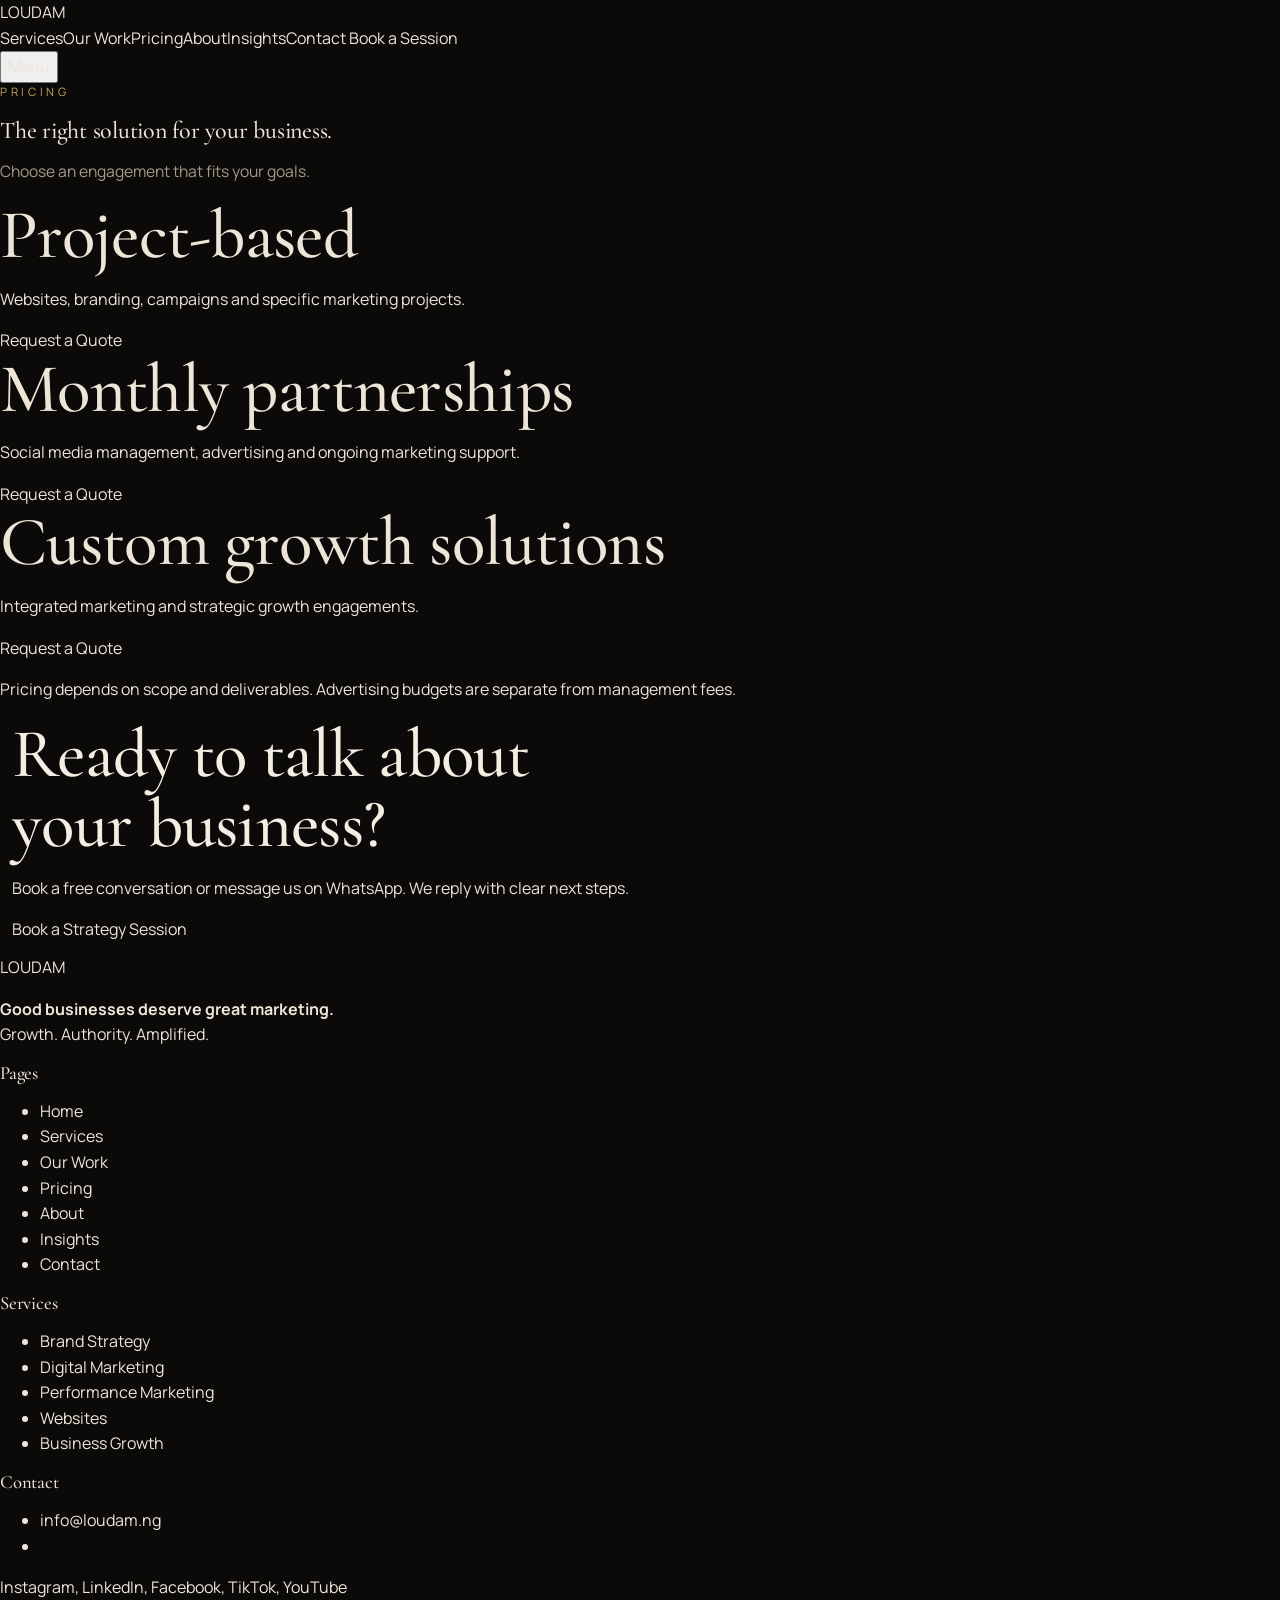
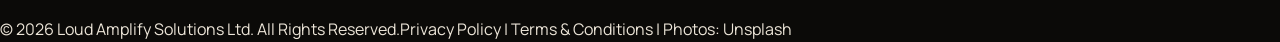
<file: loudam/pricing.html>
<!doctype html>
<html lang="en">
<head>
  <meta charset="utf-8">
  <meta name="viewport" content="width=device-width, initial-scale=1, viewport-fit=cover">
  <meta http-equiv="Content-Security-Policy" content="default-src 'self'; img-src 'self' data:; style-src 'self'; script-src 'self'; font-src 'self'; connect-src 'self'; object-src 'none'; base-uri 'self'; form-action 'self'; upgrade-insecure-requests">
  <title>Pricing | LOUDAM</title>
  <meta name="description" content="Project-based, monthly and custom growth engagements.">
  <meta name="theme-color" content="#0d0716">
  <meta property="og:type" content="website">
  <meta property="og:title" content="Pricing | LOUDAM">
  <meta property="og:description" content="Project-based, monthly and custom growth engagements.">
  <link rel="icon" type="image/svg+xml" href="/favicon.svg">
  <link rel="preload" href="/assets/fonts/manrope.woff2" as="font" type="font/woff2" crossorigin>
  <link rel="stylesheet" href="/assets/css/style.css?v=eccd53eb">
  <script src="/assets/js/main.js?v=eccd53eb" defer></script>
</head>
<body class="p-pricing">
  <a class="skip" href="#main">Skip to content</a>
  <header class="bar">
    <div class="wrap bar__in">
      <a class="logo" href="/" aria-label="LOUDAM home"><span class="logo__mark" aria-hidden="true"><i></i><i></i></span>LOUDAM</a>
      <nav class="menu" id="menu" aria-label="Main">
        <a href="/services">Services</a><a href="/work">Our Work</a><a href="/pricing" aria-current="page">Pricing</a><a href="/about">About</a><a href="/insights">Insights</a><a href="/contact">Contact</a>
        <a class="btn btn--gold menu__book" href="/contact#book">Book a Session</a>
      </nav>
      <div class="bar__act">
        <a class="wa-mini" data-wa href="#" hidden aria-label="Chat on WhatsApp"><svg viewBox="0 0 24 24" aria-hidden="true"><path class="fill" d="M12 2a10 10 0 0 0-8.6 15.1L2 22l5-1.3A10 10 0 1 0 12 2Zm0 18.2a8.2 8.2 0 0 1-4.2-1.2l-.3-.2-3 .8.8-2.9-.2-.3A8.2 8.2 0 1 1 12 20.2Zm4.5-6.1c-.2-.1-1.5-.7-1.7-.8-.2-.1-.4-.1-.6.1l-.8 1c-.1.2-.3.2-.5.1a6.7 6.7 0 0 1-3.3-2.9c-.3-.4.3-.4.7-1.4.1-.2 0-.3 0-.4l-.8-1.8c-.2-.5-.4-.4-.6-.4h-.5a1 1 0 0 0-.7.3 3 3 0 0 0-.9 2.2 5.2 5.2 0 0 0 1.1 2.7 11.8 11.8 0 0 0 4.5 4c1.7.7 2.3.8 3.2.6.5-.1 1.5-.6 1.7-1.2.2-.6.2-1.1.2-1.2-.1-.1-.3-.2-.5-.3Z"/></svg></a>
        <button class="menu-btn" type="button" aria-expanded="false" aria-controls="menu"><span>Menu</span></button>
      </div>
    </div>
  </header>
  <main id="main">
<section class="phero"><div class="wrap"><p class="eyebrow">Pricing</p><h1>The right solution for your business.</h1><p class="lede">Choose an engagement that fits your goals.</p></div></section>
    <section class="sec"><div class="wrap">
      <div class="plans">
        <article><h2>Project-based</h2><p>Websites, branding, campaigns and specific marketing projects.</p><a class="btn btn--purple" href="/contact#proposal" data-svc="Project-based">Request a Quote</a></article>
        <article class="hot"><h2>Monthly partnerships</h2><p>Social media management, advertising and ongoing marketing support.</p><a class="btn btn--gold" href="/contact#proposal" data-svc="Monthly partnership">Request a Quote</a></article>
        <article><h2>Custom growth solutions</h2><p>Integrated marketing and strategic growth engagements.</p><a class="btn btn--purple" href="/contact#proposal" data-svc="Custom growth solution">Request a Quote</a></article>
      </div>
      <p class="fine">Pricing depends on scope and deliverables. Advertising budgets are separate from management fees.</p>
    </div></section>
<section class="cta"><div class="wrap cta__in"><div><h2>Ready to talk about your business?</h2><p>Book a free conversation or message us on WhatsApp. We reply with clear next steps.</p></div><div class="btns"><a class="btn btn--gold" href="/contact#book">Book a Strategy Session</a><a class="btn btn--wa" data-wa href="#" hidden><svg viewBox="0 0 24 24" aria-hidden="true"><path class="fill" d="M12 2a10 10 0 0 0-8.6 15.1L2 22l5-1.3A10 10 0 1 0 12 2Zm0 18.2a8.2 8.2 0 0 1-4.2-1.2l-.3-.2-3 .8.8-2.9-.2-.3A8.2 8.2 0 1 1 12 20.2Zm4.5-6.1c-.2-.1-1.5-.7-1.7-.8-.2-.1-.4-.1-.6.1l-.8 1c-.1.2-.3.2-.5.1a6.7 6.7 0 0 1-3.3-2.9c-.3-.4.3-.4.7-1.4.1-.2 0-.3 0-.4l-.8-1.8c-.2-.5-.4-.4-.6-.4h-.5a1 1 0 0 0-.7.3 3 3 0 0 0-.9 2.2 5.2 5.2 0 0 0 1.1 2.7 11.8 11.8 0 0 0 4.5 4c1.7.7 2.3.8 3.2.6.5-.1 1.5-.6 1.7-1.2.2-.6.2-1.1.2-1.2-.1-.1-.3-.2-.5-.3Z"/></svg>WhatsApp Us</a></div></div></section>
  </main>
  <footer class="foot">
    <div class="wrap foot__grid">
      <div class="foot__brand">
        <a class="logo" href="/" aria-label="LOUDAM home"><span class="logo__mark" aria-hidden="true"><i></i><i></i></span>LOUDAM</a>
        <p><b>Good businesses deserve great marketing.</b><br>Growth. Authority. Amplified.</p>
      </div>
      <div><h3>Pages</h3><ul><li><a href="/">Home</a></li><li><a href="/services">Services</a></li><li><a href="/work">Our Work</a></li><li><a href="/pricing">Pricing</a></li><li><a href="/about">About</a></li><li><a href="/insights">Insights</a></li><li><a href="/contact">Contact</a></li></ul></div>
      <div><h3>Services</h3><ul><li><a href="/services#brand">Brand Strategy</a></li><li><a href="/services#digital">Digital Marketing</a></li><li><a href="/services#performance">Performance Marketing</a></li><li><a href="/services#websites">Websites</a></li><li><a href="/services#growth">Business Growth</a></li></ul></div>
      <div><h3>Contact</h3><ul><li><a href="mailto:info@loudam.ng">info@loudam.ng</a></li><li><a data-wa href="#" hidden>WhatsApp: +234 901 466 5213</a></li></ul><p class="social">Instagram, LinkedIn, Facebook, TikTok, YouTube</p></div>
    </div>
    <div class="wrap foot__legal"><span>&copy; <span id="year">2026</span> Loud Amplify Solutions Ltd. All Rights Reserved.</span><span>Privacy Policy | Terms &amp; Conditions | Photos: Unsplash</span></div>
  </footer>
  <a class="wa-float" data-wa href="#" hidden aria-label="Chat with LOUDAM on WhatsApp"><svg viewBox="0 0 24 24" aria-hidden="true"><path class="fill" d="M12 2a10 10 0 0 0-8.6 15.1L2 22l5-1.3A10 10 0 1 0 12 2Zm0 18.2a8.2 8.2 0 0 1-4.2-1.2l-.3-.2-3 .8.8-2.9-.2-.3A8.2 8.2 0 1 1 12 20.2Zm4.5-6.1c-.2-.1-1.5-.7-1.7-.8-.2-.1-.4-.1-.6.1l-.8 1c-.1.2-.3.2-.5.1a6.7 6.7 0 0 1-3.3-2.9c-.3-.4.3-.4.7-1.4.1-.2 0-.3 0-.4l-.8-1.8c-.2-.5-.4-.4-.6-.4h-.5a1 1 0 0 0-.7.3 3 3 0 0 0-.9 2.2 5.2 5.2 0 0 0 1.1 2.7 11.8 11.8 0 0 0 4.5 4c1.7.7 2.3.8 3.2.6.5-.1 1.5-.6 1.7-1.2.2-.6.2-1.1.2-1.2-.1-.1-.3-.2-.5-.3Z"/></svg></a>
</body>
</html>
</file>
<file: assets/css/style.css>
/* =========================================================
   Orlando Wears — styles
   No external dependencies. Fonts are self-hosted.
   ========================================================= */

@font-face {
  font-family: "Cormorant Garamond";
  src: url("../fonts/cormorant.woff2") format("woff2");
  font-weight: 300 700; font-style: normal; font-display: swap;
}
@font-face {
  font-family: "Cormorant Garamond";
  src: url("../fonts/cormorant-italic.woff2") format("woff2");
  font-weight: 300 700; font-style: italic; font-display: swap;
}
@font-face {
  font-family: "Manrope";
  src: url("../fonts/manrope.woff2") format("woff2");
  font-weight: 200 800; font-style: normal; font-display: swap;
}

:root {
  --bg: #0b0a08;
  --bg-2: #12100c;
  --surface: #17140f;
  --line: rgba(214, 180, 110, .18);
  --gold: #c9a35a;
  --gold-hi: #ecd49a;
  --gold-lo: #8a6a32;
  --ivory: #f4ede1;
  --text: #ece5d8;
  --muted: #a39a89;
  --serif: "Cormorant Garamond", "Times New Roman", Georgia, serif;
  --sans: "Manrope", system-ui, -apple-system, "Segoe UI", Roboto, sans-serif;
  --radius: 28px;
  --ease: cubic-bezier(.2, .7, .1, 1);
  --gutter: clamp(16px, 4vw, 56px);
}

*, *::before, *::after { box-sizing: border-box; }
html { -webkit-text-size-adjust: 100%; scroll-behavior: smooth; }
body {
  margin: 0;
  background: var(--bg);
  color: var(--text);
  font-family: var(--sans);
  font-weight: 400;
  font-size: 16px;
  line-height: 1.6;
  -webkit-font-smoothing: antialiased;
  overflow-x: hidden;
}
img { display: block; max-width: 100%; height: auto; }
a { color: inherit; text-decoration: none; }
button { font: inherit; color: inherit; cursor: pointer; }
svg { width: 1em; height: 1em; fill: none; stroke: currentColor; stroke-width: 1.6; stroke-linecap: round; stroke-linejoin: round; }
svg .fill { fill: currentColor; stroke: none; }
em { font-style: italic; color: var(--gold-hi); }
::selection { background: var(--gold); color: var(--bg); }
:focus-visible { outline: 2px solid var(--gold-hi); outline-offset: 3px; border-radius: 6px; }

.skip { position: absolute; left: -999px; top: 8px; z-index: 100; background: var(--ivory); color: var(--bg); padding: 8px 14px; border-radius: 99px; }
.skip:focus { left: 8px; }

h1, h2, h3 { font-family: var(--serif); font-weight: 500; line-height: 1.02; margin: 0; letter-spacing: -.01em; }
h2 { font-size: clamp(2.4rem, 5.4vw, 4.6rem); }
.eyebrow {
  font-size: .72rem; letter-spacing: .32em; text-transform: uppercase;
  color: var(--gold); margin: 0 0 18px;
}
.lede { color: var(--muted); max-width: 52ch; font-size: clamp(.98rem, 1.2vw, 1.08rem); }
.muted { opacity: .6; font-size: .85em; }

/* ---------- Buttons ---------- */
.pill {
  display: inline-flex; align-items: center; gap: 12px;
  padding: 14px 26px; border-radius: 999px;
  font-size: .95rem; font-weight: 500; letter-spacing: .01em;
  border: 1px solid transparent;
  transition: transform .5s var(--ease), background .4s, color .4s, border-color .4s, box-shadow .4s;
  white-space: nowrap;
}
.pill:hover { transform: translateY(-2px); }
.pill--light { background: var(--ivory); color: #14110c; }
.pill--light:hover { box-shadow: 0 10px 40px -10px rgba(236, 212, 154, .45); }
.pill--ghost { border-color: rgba(244, 237, 225, .22); color: var(--ivory); background: rgba(255, 255, 255, .03); backdrop-filter: blur(6px); }
.pill--ghost:hover { border-color: var(--gold); color: var(--gold-hi); }
.pill--gold { background: linear-gradient(135deg, var(--gold-hi), var(--gold) 50%, var(--gold-lo)); color: #120f0a; font-weight: 600; padding: 18px 32px; font-size: 1rem; }
.pill--gold:hover { box-shadow: 0 16px 50px -12px rgba(201, 163, 90, .7); }
.pill--arrow { padding-right: 8px; }
.pill__dot { display: grid; place-items: center; width: 34px; height: 34px; border-radius: 50%; background: #14110c; color: var(--ivory); font-size: 16px; transition: transform .5s var(--ease); }
.pill--arrow:hover .pill__dot { transform: rotate(-45deg); }
.wa-ico { font-size: 1.15em; color: #4fce5d; }
.pill--gold .wa-ico { color: #120f0a; }

/* ---------- Header ---------- */
.nav {
  position: fixed; inset: 14px var(--gutter) auto; z-index: 50;
  display: flex; align-items: center; justify-content: space-between; gap: 16px;
  padding: 10px 10px 10px 18px;
  border-radius: 999px;
  transition: background .5s, border-color .5s, backdrop-filter .5s, transform .6s var(--ease);
  border: 1px solid transparent;
}
.nav.is-scrolled { background: rgba(14, 12, 9, .72); backdrop-filter: blur(14px) saturate(140%); border-color: var(--line); }
.nav.is-hidden { transform: translateY(-130%); }
.brand { display: flex; align-items: center; gap: 10px; }
.brand__mark { width: 40px; height: auto; }
.brand__name { font-family: var(--serif); font-size: 1.12rem; letter-spacing: .28em; text-transform: uppercase; color: var(--ivory); }
.brand__name span { color: var(--gold); margin-left: .35em; }
.nav__links {
  display: flex; gap: 4px; padding: 5px;
  background: rgba(255, 255, 255, .045); border: 1px solid rgba(255, 255, 255, .06);
  border-radius: 999px; backdrop-filter: blur(10px);
}
.nav__links a { padding: 9px 20px; border-radius: 999px; font-size: .9rem; color: rgba(244, 237, 225, .78); transition: background .4s, color .4s; }
.nav__links a:hover { color: var(--ivory); background: rgba(255, 255, 255, .06); }
.nav__links a.is-active { background: var(--ivory); color: #14110c; font-weight: 600; }
.nav__actions { display: flex; align-items: center; gap: 8px; }
.icon-btn { display: grid; place-items: center; width: 46px; height: 46px; border-radius: 50%; background: rgba(255, 255, 255, .05); border: 1px solid rgba(255, 255, 255, .07); font-size: 19px; transition: color .3s, border-color .3s; }
.icon-btn:hover { color: var(--gold-hi); border-color: var(--gold); }
.nav__cta { padding: 12px 22px; }
.burger { display: none; width: 46px; height: 46px; border-radius: 50%; border: 1px solid rgba(255, 255, 255, .1); background: rgba(255, 255, 255, .05); position: relative; }
.burger span { position: absolute; left: 14px; right: 14px; height: 1.5px; background: var(--ivory); transition: transform .4s var(--ease), top .4s var(--ease); }
.burger span:first-child { top: 19px; }
.burger span:last-child { top: 26px; }
.burger[aria-expanded="true"] span:first-child { top: 22px; transform: rotate(45deg); }
.burger[aria-expanded="true"] span:last-child { top: 22px; transform: rotate(-45deg); }

/* ---------- Hero ---------- */
.hero { padding: 12px; min-height: 100svh; }
.hero__frame {
  position: relative; overflow: hidden;
  min-height: calc(100svh - 24px);
  border-radius: var(--radius);
  background:
    radial-gradient(120% 70% at 50% -10%, rgba(201, 163, 90, .13), transparent 60%),
    linear-gradient(180deg, #0f0d0a 0%, #0a0907 100%);
  border: 1px solid rgba(255, 255, 255, .04);
  display: flex; flex-direction: column;
}
.hero__light {
  position: absolute; inset: 0; pointer-events: none;
  background:
    linear-gradient(115deg, transparent 0 38%, rgba(255, 255, 255, .035) 38% 55%, transparent 55%),
    linear-gradient(245deg, transparent 0 60%, rgba(255, 255, 255, .02) 60% 72%, transparent 72%);
}
.hero__light::after {
  content: ""; position: absolute; width: 720px; height: 720px; right: -200px; top: -260px;
  border-radius: 50%; border: 1px solid rgba(201, 163, 90, .1);
  box-shadow: 0 0 0 90px rgba(201, 163, 90, .015), 0 0 0 200px rgba(201, 163, 90, .01);
}
.hero__copy {
  position: relative; z-index: 2;
  text-align: center; padding: clamp(100px, 14vh, 130px) var(--gutter) 0;
  display: flex; flex-direction: column; align-items: center;
  transform: translate3d(0, calc(var(--hp, 0) * -90px), 0);
  opacity: calc(1 - var(--hp, 0) * 1.4);
}
.badge {
  display: inline-block; margin: 0 0 26px;
  padding: 9px 22px; border-radius: 999px;
  border: 1px solid var(--line);
  font-size: .82rem; letter-spacing: .06em; color: var(--gold-hi);
  background: rgba(201, 163, 90, .05);
}
.hero__title {
  font-size: clamp(2.8rem, 6.4vw, 5.8rem);
  font-weight: 500; line-height: .98; color: var(--ivory);
  max-width: 14ch;
}
.hero__title .line { display: block; overflow: hidden; padding-bottom: .06em; }
.hero__title .line > span { display: inline-block; transform: translateY(105%); transition: transform 1.3s var(--ease); }
.hero__title .line:nth-child(2) > span { transition-delay: .12s; }
.is-loaded .hero__title .line > span { transform: none; }
.hero__sub { color: var(--muted); max-width: 60ch; margin: 22px auto 28px; font-size: clamp(.98rem, 1.25vw, 1.1rem); }
.hero__ctas { display: flex; gap: 12px; flex-wrap: wrap; justify-content: center; }
.reveal-load { opacity: 0; transform: translateY(18px); transition: opacity 1.1s var(--ease), transform 1.1s var(--ease); }
.is-loaded .reveal-load { opacity: 1; transform: none; }
.is-loaded .hero__sub { transition-delay: .35s; }
.is-loaded .hero__ctas { transition-delay: .5s; }
.is-loaded .badge { transition-delay: .1s; }

/* Arch carousel */
.arches {
  position: relative; flex: 1; min-height: clamp(300px, 46vh, 520px);
  margin-top: clamp(28px, 5vh, 60px);
  --aw: clamp(150px, 19vw, 330px);
  transform: translate3d(0, calc(var(--hp, 0) * -60px), 0);
}
.arches__track { position: absolute; inset: 0; }
.arch {
  position: absolute; left: 50%; bottom: -2px;
  width: var(--aw); height: calc(var(--aw) * 1.32);
  margin-left: calc(var(--aw) / -2);
  border-radius: 999px 999px 0 0; overflow: hidden;
  background: var(--surface);
  transition: transform 1.1s var(--ease), opacity .9s var(--ease), filter .9s;
  will-change: transform;
  opacity: 0; pointer-events: none;
}
.arch img { width: 100%; height: 100%; object-fit: cover; object-position: center 18%; transform: scale(1.08); transition: transform 1.4s var(--ease); }
.arch[data-slot="0"] { height: calc(var(--aw) * 1.42); z-index: 3; }
.arch[data-slot="0"] img { transform: scale(1); }
.arch[data-slot="-2"], .arch[data-slot="-1"], .arch[data-slot="0"], .arch[data-slot="1"], .arch[data-slot="2"] { opacity: 1; pointer-events: auto; }
.arch[data-slot="-2"], .arch[data-slot="2"] { filter: brightness(.7); }
.arch[data-slot="-1"], .arch[data-slot="1"] { filter: brightness(.88); }
/* slot positions — spread grows as you scroll the hero (--hp) */
.arch { --spread: calc(1.13 + var(--hp, 0) * .25); }
.arch[data-slot="0"]  { transform: translate3d(0, calc(var(--intro, 0) * 100%), 0); }
.arch[data-slot="-1"] { transform: translate3d(calc(var(--aw) * -1 * var(--spread)), calc(30px + var(--intro, 0) * 100%), 0) rotate(-2.5deg); }
.arch[data-slot="1"]  { transform: translate3d(calc(var(--aw) * var(--spread)), calc(30px + var(--intro, 0) * 100%), 0) rotate(2.5deg); }
.arch[data-slot="-2"] { transform: translate3d(calc(var(--aw) * -2 * var(--spread)), calc(80px + var(--intro, 0) * 100%), 0) rotate(-6deg); }
.arch[data-slot="2"]  { transform: translate3d(calc(var(--aw) * 2 * var(--spread)), calc(80px + var(--intro, 0) * 100%), 0) rotate(6deg); }
.arch[data-slot="-3"], .arch[data-slot="-4"] { transform: translate3d(calc(var(--aw) * -3.2), 160px, 0) rotate(-9deg); }
.arch[data-slot="3"], .arch[data-slot="4"]  { transform: translate3d(calc(var(--aw) * 3.2), 160px, 0) rotate(9deg); }
.arches.is-pre .arch { --intro: 1; }
.arch:nth-child(2) { transition-delay: .05s; } .arch:nth-child(3) { transition-delay: .1s; } .arch:nth-child(4) { transition-delay: .15s; }

.arrow {
  position: absolute; z-index: 6; bottom: calc(var(--aw) * .38);
  display: grid; place-items: center; width: 64px; height: 64px; border-radius: 50%;
  background: rgba(20, 17, 12, .55); border: 1px solid rgba(255, 255, 255, .12);
  backdrop-filter: blur(10px); color: var(--ivory); font-size: 22px;
  transition: background .3s, color .3s, transform .4s var(--ease);
}
.arrow:hover { background: var(--ivory); color: #14110c; transform: scale(1.06); }
.arrow--prev { left: calc(50% - var(--aw) * 1.13 - 32px + var(--aw) * .5); }
.arrow--next { left: calc(50% + var(--aw) * 1.13 - 32px - var(--aw) * .5); }

.glass {
  position: absolute; z-index: 5; left: 50%; bottom: 22px; transform: translateX(-50%);
  width: calc(var(--aw) * .5); min-width: 128px;
  padding: 14px 10px 16px; border-radius: 999px 999px 80px 80px;
  background: rgba(30, 25, 18, .38); border: 1px solid rgba(255, 255, 255, .14);
  backdrop-filter: blur(14px) saturate(130%);
  display: flex; flex-direction: column; align-items: center; text-align: center; gap: 2px;
  transition: background .4s, opacity .6s;
}
.glass:hover { background: rgba(30, 25, 18, .6); }
.glass__thumb { width: 72%; aspect-ratio: 1; border-radius: 50%; overflow: hidden; margin-bottom: 8px; border: 1px solid rgba(255, 255, 255, .2); }
.glass__thumb img { width: 100%; height: 100%; object-fit: cover; object-position: center 15%; }
.glass__label { font-size: .7rem; letter-spacing: .2em; text-transform: uppercase; color: var(--gold-hi); }
.glass__name { font-family: var(--serif); font-size: 1.05rem; color: var(--ivory); line-height: 1.15; }
.noscript { position: absolute; inset: auto 0 40% 0; text-align: center; color: var(--muted); }
.noscript a { color: var(--gold-hi); text-decoration: underline; }

/* ---------- Marquee ---------- */
.marquee { overflow: hidden; border-block: 1px solid var(--line); margin-top: 12px; padding: 22px 0; }
.marquee__inner { display: flex; gap: 38px; width: max-content; animation: marquee 38s linear infinite; font-family: var(--serif); font-size: clamp(1.4rem, 2.6vw, 2.2rem); color: var(--ivory); align-items: center; }
.marquee__inner i { font-style: normal; color: var(--gold); font-size: .6em; }
@keyframes marquee { to { transform: translateX(-50%); } }

/* ---------- Scroll film ---------- */
.film { position: relative; height: 560vh; }
.film__stage {
  position: sticky; top: 0; height: 100vh; height: 100svh; overflow: hidden;
  display: grid; grid-template-columns: minmax(0, 1fr) minmax(0, 1.05fr); align-items: center;
  gap: clamp(20px, 4vw, 70px); padding: 90px var(--gutter) 40px;
  background: radial-gradient(80% 60% at 75% 50%, rgba(201, 163, 90, .09), transparent 70%), var(--bg);
}
.film__ghost {
  position: absolute; left: 0; top: 50%; white-space: nowrap; pointer-events: none;
  font-family: var(--serif); font-style: italic; font-size: clamp(7rem, 20vw, 20rem); line-height: 1;
  color: transparent; -webkit-text-stroke: 1px rgba(201, 163, 90, .13);
  transform: translate3d(calc(var(--fp, 0) * -55%), -50%, 0);
}
.film__captions { position: relative; z-index: 2; min-height: 290px; }
.film__count { margin-left: 14px; color: var(--muted); letter-spacing: .15em; }
.film__count b { color: var(--ivory); font-weight: 500; }
.film__cap { position: absolute; left: 0; right: 0; top: 46px; }
.film__cap h2 { font-size: clamp(2.6rem, 6vw, 5.4rem); color: var(--ivory); overflow: hidden; padding-bottom: .08em; }
.film__cap p { color: var(--muted); max-width: 40ch; margin-top: 18px; font-size: clamp(1rem, 1.3vw, 1.12rem); }
.film__cap h2, .film__cap p { opacity: 0; transform: translateY(40px); transition: opacity .7s var(--ease), transform .9s var(--ease); }
.film__cap.is-on h2, .film__cap.is-on p { opacity: 1; transform: none; }
.film__cap.is-on p { transition-delay: .12s; }

.film__screen {
  position: relative; z-index: 1; justify-self: center;
  height: min(78svh, 760px); aspect-ratio: 3 / 4; max-width: 100%;
  border-radius: 999px 999px 24px 24px; overflow: hidden;
  background: var(--surface);
  box-shadow: 0 40px 120px -40px rgba(0, 0, 0, .9), 0 0 0 1px rgba(201, 163, 90, .2);
}
.film__scene { position: absolute; inset: 0; margin: 0; will-change: clip-path; }
.film__scene img { width: 100%; height: 100%; object-fit: cover; object-position: center 20%; will-change: transform; }
.film__scene:not(:first-child) { clip-path: inset(100% 0 0 0); }
.film__grain {
  position: absolute; inset: 0; pointer-events: none; z-index: 4; opacity: .5;
  background:
    linear-gradient(180deg, rgba(11, 10, 8, .35) 0%, transparent 18%, transparent 70%, rgba(11, 10, 8, .55) 100%);
}
.film__progress { position: absolute; right: var(--gutter); top: 50%; width: 2px; height: 160px; transform: translateY(-50%); background: rgba(255, 255, 255, .1); border-radius: 2px; overflow: hidden; }
.film__progress span { display: block; width: 100%; height: 100%; background: linear-gradient(var(--gold-hi), var(--gold)); transform-origin: top; transform: scaleY(var(--fp, 0)); }

/* ---------- Collection ---------- */
.collection { padding: clamp(90px, 14vh, 160px) var(--gutter) 60px; }
.section-head { text-align: center; display: flex; flex-direction: column; align-items: center; gap: 18px; margin-bottom: 42px; }
.section-head h2 { color: var(--ivory); }
.section-head .eyebrow { margin: 0; }
.filters { display: flex; justify-content: center; flex-wrap: wrap; gap: 8px; margin-bottom: 48px; }
.filters button { padding: 10px 20px; border-radius: 999px; border: 1px solid rgba(255, 255, 255, .1); background: transparent; color: var(--muted); font-size: .88rem; transition: all .35s; }
.filters button:hover { color: var(--ivory); border-color: var(--gold); }
.filters button.is-active { background: var(--ivory); color: #14110c; border-color: var(--ivory); font-weight: 600; }
.grid { list-style: none; margin: 0 auto; padding: 0; max-width: 1380px; display: grid; grid-template-columns: repeat(4, minmax(0, 1fr)); gap: clamp(14px, 2vw, 28px); }
.card.is-hidden { display: none; }
.card a { display: block; }
.card__img { display: block; position: relative; aspect-ratio: 3 / 4.2; border-radius: 999px 999px 18px 18px; overflow: hidden; background: var(--surface); }
.card__img::after { content: ""; position: absolute; inset: 0; border-radius: inherit; box-shadow: inset 0 0 0 1px rgba(201, 163, 90, .15); transition: box-shadow .5s; }
.card__img img { width: 100%; height: 100%; object-fit: cover; object-position: center 20%; transition: transform 1.2s var(--ease); }
.card a:hover .card__img img { transform: scale(1.06); }
.card a:hover .card__img::after { box-shadow: inset 0 0 0 1px rgba(236, 212, 154, .6); }
.card__meta { display: grid; grid-template-columns: 1fr auto; align-items: end; gap: 2px 12px; padding: 16px 6px 0; }
.card__cat { grid-column: 1 / -1; font-size: .7rem; letter-spacing: .22em; text-transform: uppercase; color: var(--gold); }
.card__name { font-family: var(--serif); font-size: clamp(1.25rem, 1.7vw, 1.55rem); color: var(--ivory); line-height: 1.15; }
.card__cta { display: inline-flex; align-items: center; gap: 6px; font-size: .82rem; color: var(--muted); transition: color .3s, gap .4s var(--ease); }
.card a:hover .card__cta { color: var(--gold-hi); gap: 10px; }
.grid .card:nth-child(4n+2) { margin-top: 40px; }
.grid .card:nth-child(4n+3) { margin-top: 18px; }
.grid .card:nth-child(4n+4) { margin-top: 58px; }

/* ---------- Details ---------- */
.details { display: grid; grid-template-columns: 1fr 1fr; gap: clamp(30px, 6vw, 100px); align-items: center; padding: clamp(90px, 14vh, 160px) var(--gutter); max-width: 1380px; margin: 0 auto; }
.details h2 { color: var(--ivory); margin-bottom: 20px; }
.details__list { list-style: none; padding: 0; margin: 30px 0 36px; border-top: 1px solid var(--line); }
.details__list li { padding: 16px 0; border-bottom: 1px solid var(--line); display: flex; gap: 22px; color: var(--ivory); font-size: 1.02rem; }
.details__list span { color: var(--gold); font-family: var(--serif); font-style: italic; font-size: 1.1rem; }
.details__stack { position: relative; height: clamp(440px, 60vw, 640px); }
.det { position: absolute; margin: 0; overflow: hidden; background: var(--surface); box-shadow: 0 30px 80px -30px rgba(0, 0, 0, .9); transform: translate3d(0, var(--py, 0px), 0); }
.det img { width: 100%; height: 100%; object-fit: cover; }
.det--a { width: 52%; aspect-ratio: 1.2; left: 0; top: 4%; border-radius: 18px; }
.det--b { width: 46%; aspect-ratio: .92; right: 0; top: 18%; border-radius: 999px 999px 18px 18px; z-index: 2; }
.det--c { width: 50%; aspect-ratio: 1.18; left: 12%; bottom: 0; border-radius: 18px; }

/* ---------- Story ---------- */
.story { text-align: center; padding: clamp(90px, 14vh, 160px) var(--gutter); display: flex; flex-direction: column; align-items: center; gap: 24px; background: radial-gradient(60% 50% at 50% 30%, rgba(201, 163, 90, .08), transparent 70%); border-top: 1px solid var(--line); }
.story__mark { width: clamp(120px, 14vw, 180px); }
.story__quote { font-size: clamp(2.8rem, 7vw, 6rem); font-weight: 400; }
.pillars { display: grid; grid-template-columns: repeat(3, minmax(0, 1fr)); gap: clamp(16px, 2.5vw, 32px); max-width: 1180px; width: 100%; margin-top: 40px; text-align: left; }
.pillar { padding: 32px 28px; border: 1px solid var(--line); border-radius: 22px; background: linear-gradient(180deg, rgba(255, 255, 255, .025), transparent); }
.pillar__n { font-family: var(--serif); font-style: italic; color: var(--gold); font-size: 1.4rem; }
.pillar h3 { font-size: 1.7rem; color: var(--ivory); margin: 10px 0 10px; }
.pillar p { color: var(--muted); margin: 0; font-size: .96rem; }
.story__sign { font-family: var(--serif); font-style: italic; color: var(--gold-hi); font-size: 1.2rem; letter-spacing: .04em; margin-top: 20px; }

/* ---------- CTA ---------- */
.cta { padding: 0 12px 12px; }
.cta__inner {
  border-radius: var(--radius); text-align: center;
  padding: clamp(70px, 12vh, 130px) var(--gutter);
  background:
    radial-gradient(80% 120% at 50% 120%, rgba(201, 163, 90, .28), transparent 60%),
    linear-gradient(180deg, #13100b, #0d0b08);
  border: 1px solid var(--line);
  display: flex; flex-direction: column; align-items: center; gap: 30px;
}
.cta h2 { color: var(--ivory); max-width: 17ch; }

/* ---------- Footer ---------- */
.footer { display: grid; grid-template-columns: 1.4fr 1fr 1fr; gap: 40px; padding: 70px var(--gutter) 40px; max-width: 1380px; margin: 0 auto; }
.footer__brand img { width: min(320px, 80%); }
.footer__brand p { color: var(--muted); margin-top: 18px; }
.footer h3 { font-family: var(--sans); font-size: .72rem; letter-spacing: .3em; text-transform: uppercase; color: var(--gold); font-weight: 500; margin: 0 0 16px; }
.footer ul { list-style: none; margin: 0 0 28px; padding: 0; display: grid; gap: 10px; }
.footer a { color: var(--text); transition: color .3s; word-break: break-word; }
.footer a:hover { color: var(--gold-hi); }
.footer__legal { grid-column: 1 / -1; border-top: 1px solid var(--line); padding-top: 26px; margin: 10px 0 0; color: var(--muted); font-size: .82rem; }

.wa-float {
  position: fixed; right: 18px; bottom: 18px; z-index: 40;
  width: 58px; height: 58px; border-radius: 50%; display: grid; place-items: center;
  background: #25d366; color: #fff; font-size: 30px;
  box-shadow: 0 12px 30px -8px rgba(37, 211, 102, .6);
  transform: scale(0); transition: transform .6s var(--ease);
}
.wa-float.is-on { transform: scale(1); }
.wa-float:hover { transform: scale(1.08); }

/* ---------- Scroll reveal ---------- */
.js .reveal { opacity: 0; transform: translateY(40px); transition: opacity 1.1s var(--ease), transform 1.1s var(--ease); }
.js .reveal.in { opacity: 1; transform: none; }

/* ---------- Responsive ---------- */
@media (max-width: 1080px) {
  .nav__links { position: fixed; inset: 76px 12px auto; flex-direction: column; padding: 12px; border-radius: 22px; background: rgba(14, 12, 9, .96); opacity: 0; pointer-events: none; transform: translateY(-10px); transition: opacity .4s, transform .5s var(--ease); }
  .nav__links a { padding: 14px 18px; font-size: 1.05rem; }
  .nav__links.is-open { opacity: 1; pointer-events: auto; transform: none; }
  .burger { display: block; }
  .grid { grid-template-columns: repeat(2, minmax(0, 1fr)); }
  .grid .card:nth-child(n) { margin-top: 0; }
  .grid .card:nth-child(2n) { margin-top: 36px; }
}
@media (max-width: 820px) {
  .film__stage { grid-template-columns: 1fr; grid-template-rows: auto 1fr; padding-top: 100px; gap: 14px; }
  .film__captions { min-height: 170px; order: 0; }
  .film__cap { top: 34px; }
  .film__cap p { margin-top: 10px; }
  .film__screen { height: auto; width: min(100%, 440px); aspect-ratio: 3 / 4; max-height: 60svh; align-self: start; }
  .film__progress { right: 8px; height: 100px; }
  .details { grid-template-columns: 1fr; }
  .pillars { grid-template-columns: 1fr; }
  .footer { grid-template-columns: 1fr 1fr; }
  .footer__brand { grid-column: 1 / -1; }
}
@media (max-width: 640px) {
  .nav { inset: 10px 10px auto; padding: 6px 6px 6px 12px; }
  .brand__name { font-size: .9rem; letter-spacing: .2em; }
  .brand__mark { width: 32px; }
  .nav__cta, .icon-btn { display: none; }
  .hero { padding: 8px; }
  .hero__copy { padding-top: 104px; }
  .hero__sub { margin: 20px auto 26px; }
  .hero__ctas { flex-direction: column; width: 100%; max-width: 340px; }
  .hero__ctas .pill { justify-content: center; }
  .pill--ghost .muted { display: none; }
  .arches { --aw: 46vw; min-height: calc(46vw * 1.5); }
  .arch[data-slot="-1"] { transform: translate3d(calc(var(--aw) * -1.02), 40px, 0) rotate(-3deg); }
  .arch[data-slot="1"] { transform: translate3d(calc(var(--aw) * 1.02), 40px, 0) rotate(3deg); }
  .arch[data-slot="-2"], .arch[data-slot="2"] { opacity: 0; pointer-events: none; }
  .arrow { width: 48px; height: 48px; font-size: 18px; bottom: 30%; }
  .arrow--prev { left: 6px; }
  .arrow--next { left: auto; right: 6px; }
  .glass { bottom: 14px; width: auto; min-width: 0; padding: 10px 18px; border-radius: 999px; }
  .glass__thumb { display: none; }
  .glass__label { font-size: .62rem; }
  .glass__name { font-size: .98rem; white-space: nowrap; }
  .footer { grid-template-columns: 1fr; }
  .wa-float { width: 52px; height: 52px; font-size: 26px; right: 14px; bottom: 14px; }
}

/* ---------- Reduced motion ---------- */
@media (prefers-reduced-motion: reduce) {
  html { scroll-behavior: auto; }
  *, *::before, *::after { animation: none !important; transition-duration: .01ms !important; transition-delay: 0s !important; }
  .film { height: auto; }
  .film__stage { position: relative; height: auto; }
  .film__scene:not(:first-child) { display: none; }
  .hero__copy, .arches { transform: none; opacity: 1; }
}
</file>
